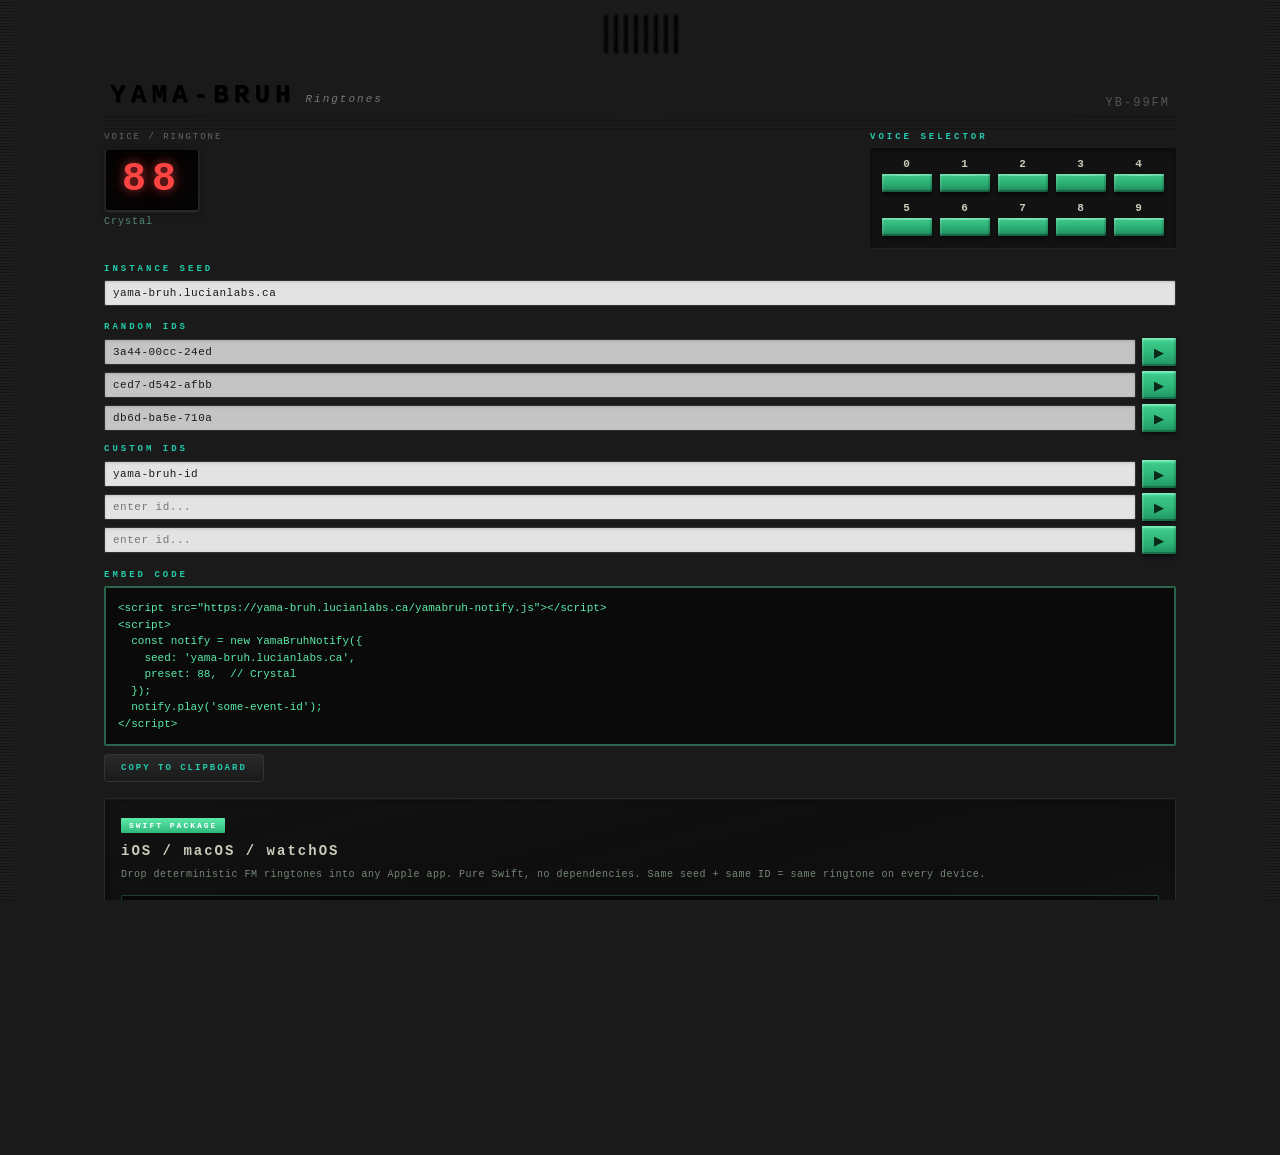
<file: www/ringtones.html>
<!DOCTYPE html>
<html lang="en">
<head>
  <meta charset="UTF-8">
  <meta name="viewport" content="width=device-width, initial-scale=1.0">
  <title>YAMA-BRUH — Ringtones</title>
  <link rel="icon" type="image/svg+xml" href="favicon.svg">
  <link rel="stylesheet" href="style.css">
  <script async src="https://www.googletagmanager.com/gtag/js?id=G-HJPFEY11D7"></script>
  <script>window.dataLayer=window.dataLayer||[];function gtag(){dataLayer.push(arguments)}gtag('js',new Date());gtag('config','G-HJPFEY11D7')</script>
  <script>if(!location.hash) history.replaceState(null,'',location.pathname+'#ringtones')</script>
</head>
<body>
  <!-- GLSL background canvas -->
  <canvas id="bg-canvas"></canvas>

  <div id="app">
    <!-- Air vents -->
    <div class="air-vents">
      <div class="vent-slat"></div>
      <div class="vent-slat"></div>
      <div class="vent-slat"></div>
      <div class="vent-slat"></div>
      <div class="vent-slat"></div>
      <div class="vent-slat"></div>
      <div class="vent-slat"></div>
      <div class="vent-slat"></div>
    </div>

    <!-- Header plate -->
    <div class="plate-header">
      <div class="brand-group">
        <a href="index.html#synth" class="brand" style="text-decoration:none;color:inherit;">YAMA-BRUH</a>
        <div class="brand-sub">Ringtones</div>
      </div>
      <div class="model-text">YB-99FM</div>
    </div>

    <!-- Horizontal case grooves -->
    <div class="case-grooves"></div>

    <!-- Controls: Display + Voice Selector -->
    <div class="controls-row">
      <div class="display-unit">
        <div class="display-label">VOICE / RINGTONE</div>
        <div class="seg-housing">
          <div class="seg-digits" id="seg-digits">88</div>
        </div>
        <div class="display-status" id="lcd-info">Telephone</div>
      </div>

      <div class="voice-selector">
        <div class="panel-label">VOICE SELECTOR</div>
        <div class="selector-grid" id="selector-grid">
          <div class="sel-row">
            <div class="sel-cell"><span class="sel-label">0</span><button class="sel-btn" data-num="0"></button></div>
            <div class="sel-cell"><span class="sel-label">1</span><button class="sel-btn" data-num="1"></button></div>
            <div class="sel-cell"><span class="sel-label">2</span><button class="sel-btn" data-num="2"></button></div>
            <div class="sel-cell"><span class="sel-label">3</span><button class="sel-btn" data-num="3"></button></div>
            <div class="sel-cell"><span class="sel-label">4</span><button class="sel-btn" data-num="4"></button></div>
          </div>
          <div class="sel-row">
            <div class="sel-cell"><span class="sel-label">5</span><button class="sel-btn" data-num="5"></button></div>
            <div class="sel-cell"><span class="sel-label">6</span><button class="sel-btn" data-num="6"></button></div>
            <div class="sel-cell"><span class="sel-label">7</span><button class="sel-btn" data-num="7"></button></div>
            <div class="sel-cell"><span class="sel-label">8</span><button class="sel-btn" data-num="8"></button></div>
            <div class="sel-cell"><span class="sel-label">9</span><button class="sel-btn" data-num="9"></button></div>
          </div>
        </div>
      </div>
    </div>

    <!-- Seed Config -->
    <div class="id-section">
      <div class="panel-label">INSTANCE SEED</div>
      <div class="id-row">
        <input class="id-field" type="text" id="seed-input" value="yama-bruh.lucianlabs.ca">
      </div>
    </div>

    <!-- Ringtone IDs -->
    <div class="id-section">
      <div class="panel-label">RANDOM IDs</div>
      <div id="random-ids" class="id-list"></div>
      <div class="panel-label">CUSTOM IDs</div>
      <div id="custom-ids" class="id-list"></div>
    </div>

    <!-- Code Snippet -->
    <div class="id-section">
      <div class="panel-label">EMBED CODE</div>
      <pre id="code-snippet" style="background:rgba(0,0,0,0.6);border:2px solid rgba(90,234,170,0.4);border-radius:2px;padding:12px;font-family:'Courier New',monospace;font-size:11px;color:#5aeaaa;white-space:pre-wrap;word-break:break-all;line-height:1.5;"></pre>
      <button class="tweak-reset" id="copy-btn" style="margin-top:8px;">COPY TO CLIPBOARD</button>
    </div>

    <!-- Swift CTA -->
    <div class="cta-section">
      <div class="cta-badge">SWIFT PACKAGE</div>
      <div class="cta-title">iOS / macOS / watchOS</div>
      <div class="cta-body">
        Drop deterministic FM ringtones into any Apple app. Pure Swift, no dependencies.
        Same seed + same ID = same ringtone on every device.
      </div>
      <pre class="cta-code">import YamaBruh

let wav = Ringtone.generate(
  from: "task-abc-123",
  appIdentifier: "ca.lucianlabs.myapp"
)
try wav.write(to: soundURL)</pre>
      <a href="https://github.com/ELI7VH/yama-bruh" class="cta-link" target="_blank" rel="noopener">VIEW ON GITHUB &rarr;</a>
    </div>

    <!-- Footer -->
    <footer class="site-footer">
      <a href="https://lucianlabs.ca" class="footer-link" target="_blank" rel="noopener">lucianlabs.ca</a>
      <a href="index.html#synth" class="footer-link">SYNTH</a>
      <a href="ymwave.html#ymwave" class="footer-link">YMWAVE</a>
      <a href="simplym.html#simplym" class="footer-link">SIMPLYM</a>
      <a href="https://lucianlabs.ca/blog/yama-bruh.html" class="footer-link" target="_blank" rel="noopener">BLOG</a>
    </footer>
  </div>

  <script src="yamabruh-notify.js"></script>
  <script>
    const savedRingtonePreset = parseInt(localStorage.getItem('yamabruh_ringtone_preset') || '88');
    const yb = new YamaBruhNotify({ seed: 'yama-bruh.lucianlabs.ca', preset: savedRingtonePreset });
    const NAMES = YamaBruhNotify.PRESET_NAMES;

    const lcdInfo = document.getElementById('lcd-info');
    const segDigits = document.getElementById('seg-digits');
    const randomContainer = document.getElementById('random-ids');
    const customContainer = document.getElementById('custom-ids');

    // Preset selection
    let currentPreset = savedRingtonePreset;

    function updateDisplay() {
      segDigits.textContent = String(currentPreset).padStart(2, '0');
      yb.preset = currentPreset;
    }

    function selectPreset(num) {
      currentPreset = Math.max(0, Math.min(98, num));
      updateDisplay();
      lcdInfo.textContent = NAMES[currentPreset] || 'Preset ' + currentPreset;
      localStorage.setItem('yamabruh_ringtone_preset', currentPreset);
    }

    function enterDigit(d) {
      // Shift left: current ones digit becomes tens, new digit becomes ones
      const oldOnes = currentPreset % 10;
      const newPreset = (oldOnes * 10) + parseInt(d);
      selectPreset(newPreset);
    }

    // Seed input
    const seedInput = document.getElementById('seed-input');
    const codeSnippet = document.getElementById('code-snippet');
    const copyBtn = document.getElementById('copy-btn');

    let lastPlayedId = 'some-event-id';

    function updateSnippet() {
      const s = seedInput.value || 'my-app';
      const p = currentPreset;
      codeSnippet.textContent =
`<script src="https://yama-bruh.lucianlabs.ca/yamabruh-notify.js"><\/script>
<script>
  const notify = new YamaBruhNotify({
    seed: '${s}',
    preset: ${p},  // ${NAMES[p] || 'Preset ' + p}
  });
  notify.play(${lastPlayedId ? "'" + lastPlayedId + "'" : ''});
<\/script>`;
    }

    seedInput.addEventListener('input', () => {
      yb.seed = seedInput.value;
      updateSnippet();
    });

    // Update snippet when preset changes too
    const _origSelectPreset = selectPreset;
    selectPreset = function(num) {
      _origSelectPreset(num);
      updateSnippet();
    };

    // Init display from saved preset
    selectPreset(currentPreset);
    updateSnippet();

    copyBtn.addEventListener('click', () => {
      navigator.clipboard.writeText(codeSnippet.textContent).then(() => {
        lcdInfo.textContent = 'COPIED!';
        setTimeout(() => { lcdInfo.textContent = ''; }, 1500);
      });
    });

    // Voice selector buttons
    document.querySelectorAll('.sel-btn[data-num]').forEach(btn => {
      btn.addEventListener('pointerdown', () => enterDigit(btn.dataset.num));
    });

    // Keyboard: number keys + arrows
    document.addEventListener('keydown', e => {
      if (e.target.tagName === 'INPUT') return;
      if (e.key >= '0' && e.key <= '9' && !e.ctrlKey && !e.altKey) {
        e.preventDefault();
        enterDigit(e.key);
      } else if (e.key === 'ArrowUp') {
        e.preventDefault();
        selectPreset(currentPreset + 1);
      } else if (e.key === 'ArrowDown') {
        e.preventDefault();
        selectPreset(currentPreset - 1);
      }
    });

    // Generate random IDs
    function generateId() {
      const chars = 'abcdef0123456789';
      let id = '';
      for (let i = 0; i < 12; i++) {
        id += chars[Math.floor(Math.random() * chars.length)];
        if (i === 3 || i === 7) id += '-';
      }
      return id;
    }

    const randomIds = Array.from({ length: 3 }, generateId);
    const savedCustom = JSON.parse(localStorage.getItem('yamabruh_custom_ids') || '["yama-bruh-id","",""]');
    let activeBtn = null;

    // Build random ID rows
    randomIds.forEach((id, i) => {
      const row = document.createElement('div');
      row.className = 'id-row';
      row.innerHTML = `
        <input class="id-field" type="text" value="${id}" readonly>
        <button class="play-btn" data-rid="${i}">&#9654;</button>
      `;
      randomContainer.appendChild(row);
    });

    // Build custom ID rows
    for (let i = 0; i < 3; i++) {
      const row = document.createElement('div');
      row.className = 'id-row';
      row.innerHTML = `
        <input class="id-field custom-input" type="text" value="${savedCustom[i] || ''}" placeholder="enter id..." data-ci="${i}">
        <button class="play-btn" data-cid="${i}">&#9654;</button>
      `;
      customContainer.appendChild(row);
    }

    // Save custom IDs on input
    document.querySelectorAll('.custom-input').forEach(input => {
      input.addEventListener('input', () => {
        savedCustom[parseInt(input.dataset.ci)] = input.value;
        localStorage.setItem('yamabruh_custom_ids', JSON.stringify(savedCustom));
      });
    });

    // Play buttons
    document.addEventListener('click', e => {
      const btn = e.target.closest('.play-btn');
      if (!btn) return;

      let idStr = '';
      if (btn.dataset.rid !== undefined) {
        idStr = randomIds[parseInt(btn.dataset.rid)];
      } else if (btn.dataset.cid !== undefined) {
        idStr = savedCustom[parseInt(btn.dataset.cid)] || '';
      }
      const isRandom = !idStr;

      // Stop previous
      if (activeBtn) {
        activeBtn.classList.remove('playing');
        yb.stop();
      }

      btn.classList.add('playing');
      activeBtn = btn;
      if (isRandom) {
        lastPlayedId = null;
        lcdInfo.textContent = 'PLAYING: random';
      } else {
        lastPlayedId = idStr;
        lcdInfo.textContent = 'PLAYING: ' + idStr.substring(0, 16);
      }
      updateSnippet();

      yb.play(isRandom ? undefined : idStr, {
        onDone: () => {
          btn.classList.remove('playing');
          if (activeBtn === btn) activeBtn = null;
          lcdInfo.textContent = '';
        }
      });
    });
  </script>
  <script src="https://lucianlabs.ca/choppa-badge.js"></script>
</body>
</html>
</file>
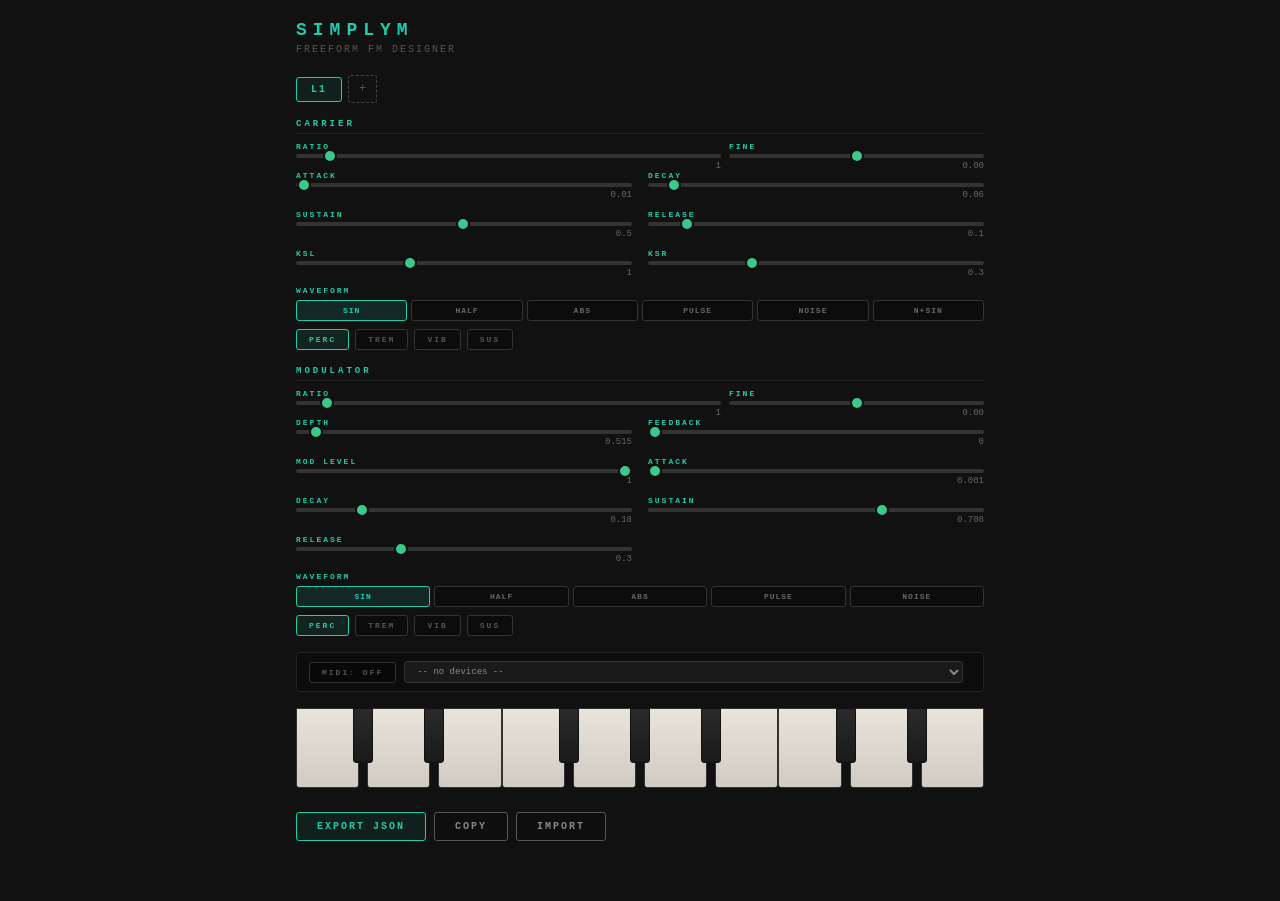
<file: www/simplym.html>
<!DOCTYPE html>
<html lang="en">
<head>
  <meta charset="UTF-8">
  <meta name="viewport" content="width=device-width, initial-scale=1.0">
  <title>SIMPLYM — Freeform FM Designer</title>
  <link rel="icon" type="image/svg+xml" href="favicon.svg">
  <script async src="https://www.googletagmanager.com/gtag/js?id=G-HJPFEY11D7"></script>
  <script>window.dataLayer=window.dataLayer||[];function gtag(){dataLayer.push(arguments)}gtag('js',new Date());gtag('config','G-HJPFEY11D7')</script>
  <script>if(!location.hash) history.replaceState(null,'',location.pathname+'#simplym')</script>
  <style>
*, *::before, *::after { box-sizing: border-box; margin: 0; padding: 0; }
html, body { height: 100%; font-family: 'Courier New', monospace; background: #111; color: #ccc; }

#app {
  max-width: 720px;
  margin: 0 auto;
  padding: 20px 16px 60px;
}

h1 {
  font-size: 18px;
  letter-spacing: 6px;
  color: #22ccaa;
  margin-bottom: 4px;
}
.subtitle {
  font-size: 10px;
  color: #555;
  letter-spacing: 2px;
  margin-bottom: 20px;
}

/* ── Layer tabs ── */
.layer-bar {
  display: flex;
  gap: 6px;
  margin-bottom: 16px;
  align-items: center;
}
.layer-tab {
  padding: 6px 14px;
  border: 1px solid #333;
  border-radius: 3px;
  background: rgba(0,0,0,0.3);
  color: #888;
  font-family: inherit;
  font-size: 10px;
  font-weight: bold;
  letter-spacing: 2px;
  cursor: pointer;
  transition: all 0.15s;
}
.layer-tab.active {
  color: #22ccaa;
  border-color: #22ccaa;
  background: rgba(34,204,170,0.08);
}
.layer-tab.muted { opacity: 0.35; }
.layer-add {
  padding: 6px 10px;
  border: 1px dashed #444;
  border-radius: 3px;
  background: none;
  color: #555;
  font-family: inherit;
  font-size: 12px;
  cursor: pointer;
}
.layer-add:hover { color: #22ccaa; border-color: #22ccaa; }
.layer-remove {
  padding: 6px 10px;
  border: 1px solid #442222;
  border-radius: 3px;
  background: rgba(80,20,20,0.2);
  color: #884444;
  font-family: inherit;
  font-size: 9px;
  letter-spacing: 1px;
  cursor: pointer;
}
.layer-remove:hover { color: #cc4444; border-color: #cc4444; }

/* ── Section headers ── */
.section-title {
  font-size: 9px;
  letter-spacing: 3px;
  color: #22ccaa;
  font-weight: bold;
  margin: 16px 0 8px;
  border-bottom: 1px solid #222;
  padding-bottom: 4px;
}

/* ── Param grid ── */
.param-grid {
  display: grid;
  grid-template-columns: 1fr 1fr;
  gap: 10px 16px;
  margin-bottom: 8px;
}
.param {
  display: flex;
  flex-direction: column;
  gap: 3px;
}
.param label {
  font-size: 8px;
  letter-spacing: 2px;
  color: #22ccaa;
  font-weight: bold;
}
.param input[type="range"] {
  width: 100%;
  height: 4px;
  -webkit-appearance: none;
  appearance: none;
  background: #333;
  border-radius: 2px;
  outline: none;
  cursor: pointer;
}
.param input[type="range"]::-webkit-slider-thumb {
  -webkit-appearance: none;
  width: 14px; height: 14px;
  border-radius: 50%;
  background: #3cc88a;
  border: 2px solid #111;
  cursor: pointer;
}
.param input[type="range"]::-moz-range-thumb {
  width: 14px; height: 14px;
  border-radius: 50%;
  background: #3cc88a;
  border: 2px solid #111;
  cursor: pointer;
}
.param .val {
  font-size: 9px;
  color: #666;
  text-align: right;
}

/* ── Ratio row (step slider + fine offset) ── */
.ratio-row {
  display: flex;
  gap: 8px;
  align-items: flex-end;
}
.ratio-row .param { flex: 1; }
.ratio-row .param:last-child { flex: 0.6; }

/* ── Wave selector (multi-button) ── */
.wave-select {
  display: flex;
  gap: 4px;
  margin-top: 2px;
}
.wave-btn {
  flex: 1;
  padding: 5px 2px;
  border: 1px solid #333;
  border-radius: 3px;
  background: rgba(0,0,0,0.3);
  color: #666;
  font-family: inherit;
  font-size: 8px;
  font-weight: bold;
  letter-spacing: 1px;
  cursor: pointer;
  text-align: center;
  transition: all 0.1s;
}
.wave-btn.active {
  color: #22ccaa;
  border-color: #22ccaa;
  background: rgba(34,204,170,0.12);
}
.wave-btn:hover { border-color: #555; }

/* ── Toggle buttons ── */
.toggle-row {
  display: flex;
  gap: 6px;
  margin: 8px 0;
}
.toggle-btn {
  padding: 5px 12px;
  border: 1px solid #333;
  border-radius: 3px;
  background: rgba(0,0,0,0.3);
  color: #555;
  font-family: inherit;
  font-size: 8px;
  font-weight: bold;
  letter-spacing: 2px;
  cursor: pointer;
  transition: all 0.1s;
}
.toggle-btn.active {
  color: #22ccaa;
  border-color: #22ccaa;
  background: rgba(34,204,170,0.1);
}

/* ── Export section ── */
.export-bar {
  display: flex;
  gap: 8px;
  margin-top: 24px;
}
.export-btn {
  padding: 8px 20px;
  border: 1px solid #22ccaa;
  border-radius: 3px;
  background: rgba(34,204,170,0.08);
  color: #22ccaa;
  font-family: inherit;
  font-size: 10px;
  font-weight: bold;
  letter-spacing: 2px;
  cursor: pointer;
}
.export-btn:hover { background: rgba(34,204,170,0.15); }
.export-btn.secondary { border-color: #555; color: #888; background: rgba(0,0,0,0.2); }
.export-btn.secondary:hover { border-color: #888; }
#export-output {
  margin-top: 12px;
  padding: 12px;
  background: rgba(0,0,0,0.4);
  border: 1px solid #222;
  border-radius: 3px;
  font-size: 10px;
  color: #3cc88a;
  white-space: pre-wrap;
  word-break: break-all;
  display: none;
  max-height: 300px;
  overflow-y: auto;
}

/* ── Keyboard ── */
.keyboard {
  display: flex;
  height: 80px;
  margin-top: 16px;
  position: relative;
  user-select: none;
}
.key {
  flex: 1;
  border: 1px solid #333;
  border-radius: 0 0 3px 3px;
  background: linear-gradient(180deg, #e8e4dc, #d0ccc4);
  cursor: pointer;
  position: relative;
}
.key:active, .key.pressed { background: linear-gradient(180deg, #c0bbb3, #a8a49c); }
.key.black {
  background: linear-gradient(180deg, #2a2a2a, #1a1a1a);
  height: 55px;
  margin: 0 -6px;
  z-index: 2;
  flex: 0 0 20px;
  border-color: #111;
}
.key.black:active, .key.black.pressed { background: linear-gradient(180deg, #333, #222); }

/* ── Mute toggle on layer tab ── */
.mute-indicator { font-size: 7px; margin-left: 4px; opacity: 0.6; }

/* ── MIDI bar ── */
.midi-bar {
  display: flex;
  gap: 8px;
  align-items: center;
  margin: 16px 0 8px;
  padding: 8px 12px;
  background: rgba(0,0,0,0.3);
  border: 1px solid #222;
  border-radius: 3px;
}
.midi-bar select {
  flex: 1;
  padding: 4px 8px;
  background: #1a1a1a;
  border: 1px solid #333;
  border-radius: 3px;
  color: #888;
  font-family: inherit;
  font-size: 9px;
}
.midi-status {
  font-size: 9px;
  color: #555;
  letter-spacing: 1px;
}

@media (max-width: 500px) {
  .param-grid { grid-template-columns: 1fr; }
}
  </style>
</head>
<body>
<div id="app">
  <h1>SIMPLYM</h1>
  <div class="subtitle">FREEFORM FM DESIGNER</div>

  <!-- Layer tabs -->
  <div class="layer-bar" id="layer-bar">
    <button class="layer-tab active" data-layer="0">LAYER 1</button>
    <button class="layer-add" id="add-layer">+</button>
    <button class="layer-remove" id="remove-layer">DEL</button>
  </div>

  <!-- Editor (populated by JS) -->
  <div id="editor"></div>

  <!-- MIDI -->
  <div class="midi-bar" id="midi-bar">
    <button class="toggle-btn" id="midi-toggle">MIDI: OFF</button>
    <select id="midi-device"><option>-- no devices --</option></select>
    <span class="midi-status" id="midi-status"></span>
  </div>

  <!-- Mini keyboard -->
  <div class="keyboard" id="keyboard"></div>

  <!-- Export -->
  <div class="export-bar">
    <button class="export-btn" id="btn-export">EXPORT JSON</button>
    <button class="export-btn secondary" id="btn-copy">COPY</button>
    <button class="export-btn secondary" id="btn-import">IMPORT</button>
  </div>
  <pre id="export-output"></pre>
</div>

<script src="yamabruh-notify.js"></script>
<script src="synth.js"></script>
<script>
(async function() {

  // ── Layer state ──
  const MAX_LAYERS = 8;
  let layers = [defaultLayer()];
  let activeLayer = 0;

  function defaultLayer() {
    return {
      name: 'LAYER 1',
      muted: false,
      carrier: { ratio: 1, ratioFine: 0, attack: 0.01, decay: 0.06, sustain: 0.5, release: 0.1, wave: 0, egType: 1, tremolo: false, vibrato: false, sustained: false, ksl: 1, ksr: 0.3 },
      modulator: { ratio: 1, ratioFine: 0, attack: 0.001, decay: 0.18, sustain: 0.708, release: 0.3, wave: 0, egType: 1, tremolo: false, vibrato: false, sustained: false },
      modDepth: 0.515,
      feedback: 0,
      modLevel: 1,
    };
  }

  // ── Convert layer to 21-param array ──
  function layerToParams(l) {
    const c = l.carrier, m = l.modulator;
    return [
      c.ratio + c.ratioFine,
      m.ratio + m.ratioFine,
      l.modDepth,
      c.attack, c.decay, c.sustain, c.release,
      l.feedback,
      c.wave, m.wave,
      c.tremolo ? 0.5 : 0,
      c.vibrato ? 0.5 : 0,
      c.ksr,
      c.ksl,
      l.modLevel,
      c.egType,
      m.attack, m.decay, m.sustain, m.release,
      m.egType,
    ];
  }

  // ── Synth init ──
  const synth = new YamaBruhSynth();
  await synth.init();
  window.synth = synth;

  // ── Wave labels ──
  const CARRIER_WAVES = ['SIN', 'HALF', 'ABS', 'PULSE', 'NOISE', 'N+SIN'];
  const MOD_WAVES = ['SIN', 'HALF', 'ABS', 'PULSE', 'NOISE'];

  // ── Build editor UI ──
  const editorEl = document.getElementById('editor');

  function buildEditor() {
    const l = layers[activeLayer];
    const c = l.carrier, m = l.modulator;

    editorEl.innerHTML = `
      <div class="section-title">CARRIER</div>
      <div class="ratio-row">
        <div class="param">
          <label>RATIO</label>
          <input type="range" min="0.5" max="8" step="0.5" value="${c.ratio}" data-path="carrier.ratio">
          <span class="val">${c.ratio}</span>
        </div>
        <div class="param">
          <label>FINE</label>
          <input type="range" min="-0.5" max="0.5" step="0.01" value="${c.ratioFine}" data-path="carrier.ratioFine">
          <span class="val">${c.ratioFine.toFixed(2)}</span>
        </div>
      </div>
      <div class="param-grid">
        <div class="param">
          <label>ATTACK</label>
          <input type="range" min="0.001" max="3" step="0.001" value="${c.attack}" data-path="carrier.attack">
          <span class="val">${c.attack}</span>
        </div>
        <div class="param">
          <label>DECAY</label>
          <input type="range" min="0.00005" max="0.99" step="0.00005" value="${c.decay}" data-path="carrier.decay">
          <span class="val">${c.decay}</span>
        </div>
        <div class="param">
          <label>SUSTAIN</label>
          <input type="range" min="0.006" max="1" step="0.001" value="${c.sustain}" data-path="carrier.sustain">
          <span class="val">${c.sustain}</span>
        </div>
        <div class="param">
          <label>RELEASE</label>
          <input type="range" min="0.0015" max="0.99" step="0.0005" value="${c.release}" data-path="carrier.release">
          <span class="val">${c.release}</span>
        </div>
        <div class="param">
          <label>KSL</label>
          <input type="range" min="0" max="3" step="0.5" value="${c.ksl}" data-path="carrier.ksl">
          <span class="val">${c.ksl}</span>
        </div>
        <div class="param">
          <label>KSR</label>
          <input type="range" min="0" max="1" step="0.1" value="${c.ksr}" data-path="carrier.ksr">
          <span class="val">${c.ksr}</span>
        </div>
      </div>
      <div class="param">
        <label>WAVEFORM</label>
        <div class="wave-select" data-path="carrier.wave">
          ${CARRIER_WAVES.map((w, i) => `<button class="wave-btn${c.wave === i ? ' active' : ''}" data-val="${i}">${w}</button>`).join('')}
        </div>
      </div>
      <div class="toggle-row">
        <button class="toggle-btn${c.egType ? ' active' : ''}" data-toggle="carrier.egType">PERC</button>
        <button class="toggle-btn${c.tremolo ? ' active' : ''}" data-toggle="carrier.tremolo">TREM</button>
        <button class="toggle-btn${c.vibrato ? ' active' : ''}" data-toggle="carrier.vibrato">VIB</button>
        <button class="toggle-btn${c.sustained ? ' active' : ''}" data-toggle="carrier.sustained">SUS</button>
      </div>

      <div class="section-title">MODULATOR</div>
      <div class="ratio-row">
        <div class="param">
          <label>RATIO</label>
          <input type="range" min="0.5" max="9" step="0.5" value="${m.ratio}" data-path="modulator.ratio">
          <span class="val">${m.ratio}</span>
        </div>
        <div class="param">
          <label>FINE</label>
          <input type="range" min="-0.5" max="0.5" step="0.01" value="${m.ratioFine}" data-path="modulator.ratioFine">
          <span class="val">${m.ratioFine.toFixed(2)}</span>
        </div>
      </div>
      <div class="param-grid">
        <div class="param">
          <label>DEPTH</label>
          <input type="range" min="0" max="12.566" step="0.001" value="${l.modDepth}" data-path="modDepth">
          <span class="val">${l.modDepth}</span>
        </div>
        <div class="param">
          <label>FEEDBACK</label>
          <input type="range" min="0" max="12.566" step="0.001" value="${l.feedback}" data-path="feedback">
          <span class="val">${l.feedback}</span>
        </div>
        <div class="param">
          <label>MOD LEVEL</label>
          <input type="range" min="0" max="1" step="0.01" value="${l.modLevel}" data-path="modLevel">
          <span class="val">${l.modLevel}</span>
        </div>
        <div class="param">
          <label>ATTACK</label>
          <input type="range" min="0.001" max="5" step="0.001" value="${m.attack}" data-path="modulator.attack">
          <span class="val">${m.attack}</span>
        </div>
        <div class="param">
          <label>DECAY</label>
          <input type="range" min="0.00005" max="0.99" step="0.00005" value="${m.decay}" data-path="modulator.decay">
          <span class="val">${m.decay}</span>
        </div>
        <div class="param">
          <label>SUSTAIN</label>
          <input type="range" min="0.006" max="1" step="0.001" value="${m.sustain}" data-path="modulator.sustain">
          <span class="val">${m.sustain}</span>
        </div>
        <div class="param">
          <label>RELEASE</label>
          <input type="range" min="0.00005" max="0.99" step="0.0005" value="${m.release}" data-path="modulator.release">
          <span class="val">${m.release}</span>
        </div>
      </div>
      <div class="param">
        <label>WAVEFORM</label>
        <div class="wave-select" data-path="modulator.wave">
          ${MOD_WAVES.map((w, i) => `<button class="wave-btn${m.wave === i ? ' active' : ''}" data-val="${i}">${w}</button>`).join('')}
        </div>
      </div>
      <div class="toggle-row">
        <button class="toggle-btn${m.egType ? ' active' : ''}" data-toggle="modulator.egType">PERC</button>
        <button class="toggle-btn${m.tremolo ? ' active' : ''}" data-toggle="modulator.tremolo">TREM</button>
        <button class="toggle-btn${m.vibrato ? ' active' : ''}" data-toggle="modulator.vibrato">VIB</button>
        <button class="toggle-btn${m.sustained ? ' active' : ''}" data-toggle="modulator.sustained">SUS</button>
      </div>
    `;

    // Bind sliders
    editorEl.querySelectorAll('input[type="range"]').forEach(s => {
      s.addEventListener('input', () => {
        const path = s.dataset.path;
        const val = parseFloat(s.value);
        setPath(layers[activeLayer], path, val);
        s.nextElementSibling.textContent = val < 0.01 && val > 0 ? val.toFixed(5) : val < 1 ? val.toFixed(3) : val;
        sendPreset();
      });
    });

    // Bind wave selectors
    editorEl.querySelectorAll('.wave-select').forEach(ws => {
      ws.querySelectorAll('.wave-btn').forEach(btn => {
        btn.addEventListener('click', () => {
          ws.querySelectorAll('.wave-btn').forEach(b => b.classList.remove('active'));
          btn.classList.add('active');
          setPath(layers[activeLayer], ws.dataset.path, parseInt(btn.dataset.val));
          sendPreset();
        });
      });
    });

    // Bind toggles
    editorEl.querySelectorAll('.toggle-btn').forEach(btn => {
      btn.addEventListener('click', () => {
        const path = btn.dataset.toggle;
        const cur = getPath(layers[activeLayer], path);
        const next = typeof cur === 'boolean' ? !cur : (cur ? 0 : 1);
        setPath(layers[activeLayer], path, next);
        btn.classList.toggle('active');
        sendPreset();
      });
    });
  }

  function setPath(obj, path, val) {
    const parts = path.split('.');
    let o = obj;
    for (let i = 0; i < parts.length - 1; i++) o = o[parts[i]];
    o[parts[parts.length - 1]] = val;
  }

  function getPath(obj, path) {
    const parts = path.split('.');
    let o = obj;
    for (const p of parts) o = o[p];
    return o;
  }

  function sendPreset() {
    // Send all non-muted layers as preset to worklet
    // For now, just send active layer (multi-layer mixing happens at note level)
    if (synth.workletNode) {
      const params = layerToParams(layers[activeLayer]);
      synth.workletNode.port.postMessage({ type: 'preset', params });
    }
  }

  // ── Layer tabs ──
  function renderLayerTabs() {
    const bar = document.getElementById('layer-bar');
    const addBtn = document.getElementById('add-layer');
    const removeBtn = document.getElementById('remove-layer');
    // Remove existing tabs
    bar.querySelectorAll('.layer-tab').forEach(t => t.remove());
    // Add tabs before the + button
    layers.forEach((l, i) => {
      const tab = document.createElement('button');
      tab.className = 'layer-tab' + (i === activeLayer ? ' active' : '') + (l.muted ? ' muted' : '');
      tab.dataset.layer = i;
      tab.innerHTML = 'L' + (i + 1) + (l.muted ? '<span class="mute-indicator">M</span>' : '');
      tab.addEventListener('click', (e) => {
        if (e.shiftKey) {
          l.muted = !l.muted;
          renderLayerTabs();
          return;
        }
        activeLayer = i;
        renderLayerTabs();
        buildEditor();
      });
      bar.insertBefore(tab, addBtn);
    });
    addBtn.style.display = layers.length >= MAX_LAYERS ? 'none' : '';
    removeBtn.style.display = layers.length <= 1 ? 'none' : '';
  }

  document.getElementById('add-layer').addEventListener('click', () => {
    if (layers.length >= MAX_LAYERS) return;
    const l = defaultLayer();
    l.name = 'LAYER ' + (layers.length + 1);
    layers.push(l);
    activeLayer = layers.length - 1;
    renderLayerTabs();
    buildEditor();
  });

  document.getElementById('remove-layer').addEventListener('click', () => {
    if (layers.length <= 1) return;
    layers.splice(activeLayer, 1);
    if (activeLayer >= layers.length) activeLayer = layers.length - 1;
    renderLayerTabs();
    buildEditor();
  });

  // ── Keyboard ──
  const kbEl = document.getElementById('keyboard');
  const notes = [
    { note: 60, black: false }, { note: 61, black: true },
    { note: 62, black: false }, { note: 63, black: true },
    { note: 64, black: false },
    { note: 65, black: false }, { note: 66, black: true },
    { note: 67, black: false }, { note: 68, black: true },
    { note: 69, black: false }, { note: 70, black: true },
    { note: 71, black: false },
    { note: 72, black: false }, { note: 73, black: true },
    { note: 74, black: false }, { note: 75, black: true },
    { note: 76, black: false },
  ];
  const activeNotes = new Set();

  notes.forEach(n => {
    const key = document.createElement('div');
    key.className = 'key' + (n.black ? ' black' : '');
    key.addEventListener('pointerdown', (e) => {
      e.preventDefault();
      key.classList.add('pressed');
      playNote(n.note);
    });
    key.addEventListener('pointerup', () => {
      key.classList.remove('pressed');
      stopNote(n.note);
    });
    key.addEventListener('pointerleave', () => {
      key.classList.remove('pressed');
      stopNote(n.note);
    });
    kbEl.appendChild(key);
  });

  function playNote(note) {
    if (activeNotes.has(note)) return;
    activeNotes.add(note);
    const freq = 440 * Math.pow(2, (note - 69) / 12);
    // Play all non-muted layers
    layers.forEach((l, i) => {
      if (l.muted) return;
      const params = layerToParams(l);
      synth.workletNode.port.postMessage({
        type: 'noteOn',
        note: note + i * 1000, // unique note ID per layer
        freq,
        velocity: 0.8,
        preset: params,
      });
    });
  }

  function stopNote(note) {
    if (!activeNotes.has(note)) return;
    activeNotes.delete(note);
    layers.forEach((l, i) => {
      if (l.muted) return;
      synth.workletNode.port.postMessage({
        type: 'noteOff',
        note: note + i * 1000,
      });
    });
  }

  // Computer keyboard support
  const keyMap = { 'a':60,'w':61,'s':62,'e':63,'d':64,'f':65,'t':66,'g':67,'y':68,'h':69,'u':70,'j':71,'k':72,'o':73,'l':74,'p':75 };
  const heldKeys = new Set();
  document.addEventListener('keydown', e => {
    if (e.repeat || e.target.tagName === 'INPUT') return;
    const note = keyMap[e.key.toLowerCase()];
    if (note !== undefined && !heldKeys.has(e.key)) {
      heldKeys.add(e.key);
      playNote(note);
    }
  });
  document.addEventListener('keyup', e => {
    const note = keyMap[e.key.toLowerCase()];
    if (note !== undefined) {
      heldKeys.delete(e.key);
      stopNote(note);
    }
  });

  // ── Export ──
  function exportJSON() {
    const out = {
      version: 1,
      layers: layers.map((l, i) => ({
        name: 'Layer ' + (i + 1),
        muted: l.muted,
        carrier: { ...l.carrier },
        modulator: { ...l.modulator },
        modDepth: l.modDepth,
        feedback: l.feedback,
        modLevel: l.modLevel,
        // Also include the 21-param array for direct use
        params: layerToParams(l),
      })),
    };
    return JSON.stringify(out, null, 2);
  }

  const exportOutput = document.getElementById('export-output');

  document.getElementById('btn-export').addEventListener('click', () => {
    const json = exportJSON();
    exportOutput.textContent = json;
    exportOutput.style.display = 'block';
  });

  document.getElementById('btn-copy').addEventListener('click', () => {
    const json = exportJSON();
    navigator.clipboard.writeText(json).then(() => {
      const btn = document.getElementById('btn-copy');
      btn.textContent = 'COPIED';
      setTimeout(() => btn.textContent = 'COPY', 1500);
    });
  });

  document.getElementById('btn-import').addEventListener('click', () => {
    const input = prompt('Paste YMWAVE JSON:');
    if (!input) return;
    try {
      const data = JSON.parse(input);
      if (data.layers && data.layers.length) {
        layers = data.layers.map(l => ({
          name: l.name || 'LAYER',
          muted: l.muted || false,
          carrier: { ratio: 1, ratioFine: 0, attack: 0.01, decay: 0.06, sustain: 0.5, release: 0.1, wave: 0, egType: 1, tremolo: false, vibrato: false, sustained: false, ksl: 1, ksr: 0.3, ...l.carrier },
          modulator: { ratio: 1, ratioFine: 0, attack: 0.001, decay: 0.18, sustain: 0.708, release: 0.3, wave: 0, egType: 1, tremolo: false, vibrato: false, sustained: false, ...l.modulator },
          modDepth: l.modDepth ?? 0.515,
          feedback: l.feedback ?? 0,
          modLevel: l.modLevel ?? 1,
        }));
        activeLayer = 0;
        renderLayerTabs();
        buildEditor();
        exportOutput.style.display = 'none';
      }
    } catch (e) {
      alert('Invalid JSON: ' + e.message);
    }
  });

  // ── MIDI ──
  let midiAccess = null;
  let midiConnected = false;
  const midiToggle = document.getElementById('midi-toggle');
  const midiDevice = document.getElementById('midi-device');
  const midiStatus = document.getElementById('midi-status');

  midiToggle.addEventListener('click', async () => {
    if (midiConnected) {
      // Disconnect
      if (midiAccess) {
        for (const input of midiAccess.inputs.values()) input.onmidimessage = null;
      }
      midiConnected = false;
      midiToggle.textContent = 'MIDI: OFF';
      midiToggle.classList.remove('active');
      midiStatus.textContent = '';
      return;
    }
    if (!navigator.requestMIDIAccess) {
      midiStatus.textContent = 'MIDI blocked (disable MetaMask)';
      return;
    }
    try {
      midiAccess = await navigator.requestMIDIAccess({ sysex: false });
      // Populate device list
      const inputs = [];
      for (const input of midiAccess.inputs.values()) inputs.push(input);
      midiDevice.innerHTML = '<option value="">All devices</option>';
      inputs.forEach(inp => {
        const opt = document.createElement('option');
        opt.value = inp.id;
        opt.textContent = inp.name;
        midiDevice.appendChild(opt);
      });
      // Bind all inputs
      for (const input of midiAccess.inputs.values()) {
        if (input.connection !== 'open') await input.open();
        input.onmidimessage = handleMIDI;
      }
      midiConnected = true;
      midiToggle.textContent = 'MIDI: ON';
      midiToggle.classList.add('active');
      midiStatus.textContent = inputs.length + ' device(s)';
    } catch (e) {
      midiStatus.textContent = e.message;
    }
  });

  midiDevice.addEventListener('change', () => {
    if (!midiAccess) return;
    for (const input of midiAccess.inputs.values()) input.onmidimessage = null;
    const selected = midiDevice.value;
    for (const input of midiAccess.inputs.values()) {
      if (!selected || input.id === selected) {
        input.onmidimessage = handleMIDI;
      }
    }
  });

  function handleMIDI(event) {
    const d = event.data;
    if (!d || d.length < 2) return;
    const cmd = d[0] & 0xf0;
    const note = d[1];
    const vel = d.length > 2 ? d[2] : 0;

    if (cmd === 0x90 && vel > 0) {
      playNote(note);
      midiStatus.textContent = 'N' + note + ' V' + vel;
    } else if (cmd === 0x80 || (cmd === 0x90 && vel === 0)) {
      stopNote(note);
    } else if (cmd === 0xE0) {
      // Pitch bend
      const bendVal = (vel << 7) | note;
      if (synth.workletNode) {
        synth.workletNode.port.postMessage({ type: 'pitchBend', value: bendVal });
      }
    }
  }

  // ── Init ──
  // Resume audio context on first interaction (Chrome autoplay policy)
  document.addEventListener('pointerdown', () => {
    if (synth.ctx && synth.ctx.state === 'suspended') synth.ctx.resume();
  }, { once: true });
  document.addEventListener('keydown', () => {
    if (synth.ctx && synth.ctx.state === 'suspended') synth.ctx.resume();
  }, { once: true });

  renderLayerTabs();
  buildEditor();
  sendPreset();

})();
</script>
<script src="https://lucianlabs.ca/choppa-badge.js"></script>
</body>
</html>
</file>
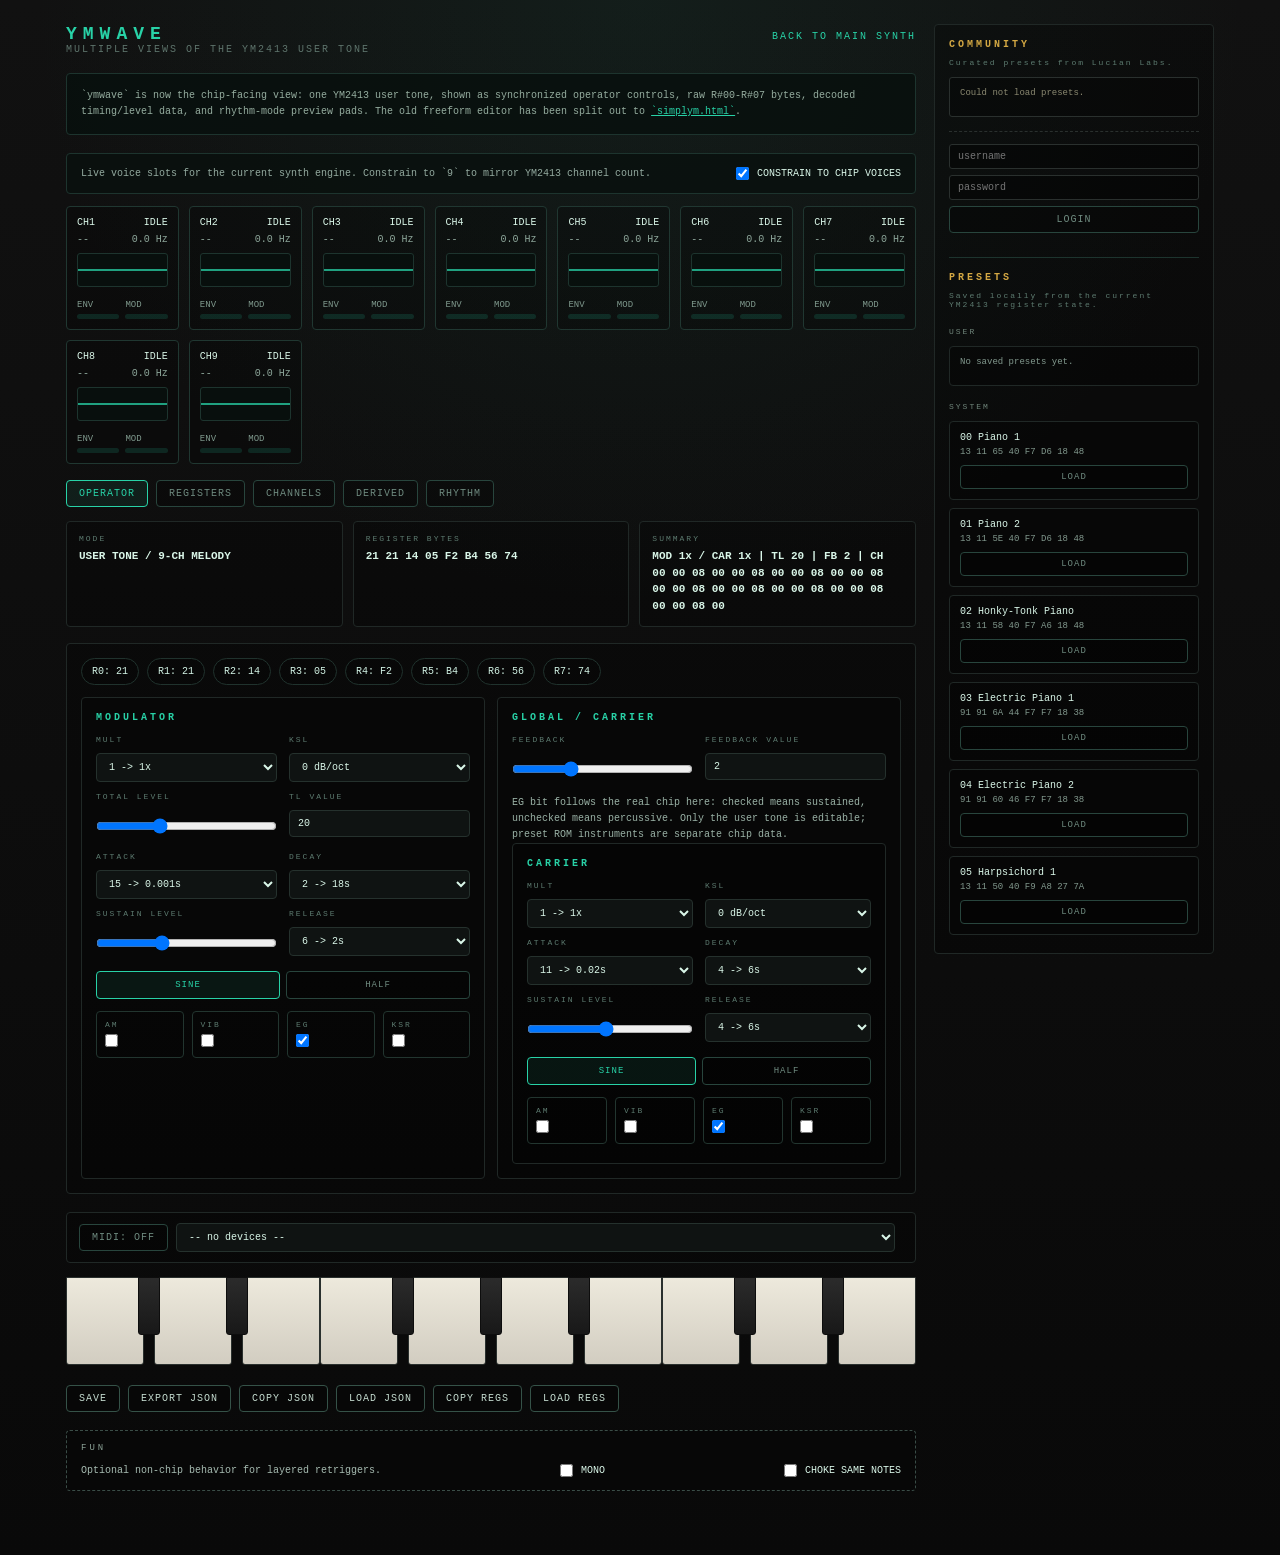
<file: www/ymwave.html>
<!DOCTYPE html>
<html lang="en">
<head>
  <meta charset="UTF-8">
  <meta name="viewport" content="width=device-width, initial-scale=1.0">
  <title>YMWAVE — YM2413 Views</title>
  <link rel="icon" type="image/svg+xml" href="favicon.svg">
  <script async src="https://www.googletagmanager.com/gtag/js?id=G-HJPFEY11D7"></script>
  <script>window.dataLayer=window.dataLayer||[];function gtag(){dataLayer.push(arguments)}gtag('js',new Date());gtag('config','G-HJPFEY11D7')</script>
  <script>
    if (!location.hash || location.hash === '#ymwave') {
      history.replaceState(null, '', location.pathname + location.search + '#operator');
    }
  </script>
  <style>
* { box-sizing: border-box; margin: 0; padding: 0; }
html, body {
  min-height: 100%;
  font-family: 'Courier New', monospace;
  background:
    radial-gradient(circle at top, rgba(32, 96, 78, 0.16), transparent 36%),
    linear-gradient(180deg, #111 0%, #090909 100%);
  color: #cfcfc4;
}

#app {
  max-width: 1180px;
  margin: 0 auto;
  padding: 24px 16px 64px;
}

.layout {
  display: grid;
  grid-template-columns: minmax(0, 1fr) 280px;
  gap: 18px;
  align-items: start;
}

.main-column {
  min-width: 0;
}

.title-row {
  display: flex;
  align-items: baseline;
  justify-content: space-between;
  gap: 12px;
}

.sidebar {
  position: sticky;
  top: 20px;
}

h1 {
  font-size: 18px;
  letter-spacing: 6px;
  color: #28d2a7;
  margin: 0;
}

.subtitle {
  font-size: 10px;
  color: #5e746c;
  letter-spacing: 2px;
  margin-bottom: 18px;
}

.page-link {
  display: inline-flex;
  align-items: center;
  color: #28d2a7;
  text-decoration: none;
  font-size: 10px;
  letter-spacing: 2px;
  white-space: nowrap;
}

.page-link:hover {
  color: #7bf0d0;
}

.hero {
  padding: 14px;
  margin-bottom: 18px;
  border: 1px solid #1d342e;
  border-radius: 4px;
  background: rgba(8, 16, 14, 0.85);
  color: #95ad9f;
  font-size: 10px;
  line-height: 1.6;
}

.voice-tools {
  display: flex;
  align-items: center;
  justify-content: space-between;
  gap: 12px;
  margin-bottom: 12px;
  padding: 12px 14px;
  border: 1px solid #1d342e;
  border-radius: 4px;
  background: rgba(8, 16, 14, 0.78);
}

.voice-tools-copy {
  font-size: 10px;
  color: #93aa9f;
  line-height: 1.5;
}

.voice-visualizer {
  display: grid;
  grid-template-columns: repeat(auto-fit, minmax(110px, 1fr));
  gap: 10px;
  margin-bottom: 16px;
}

.voice-slot {
  padding: 10px;
  border: 1px solid #203731;
  border-radius: 4px;
  background: rgba(0, 0, 0, 0.24);
  min-height: 94px;
}

.voice-slot.active {
  border-color: #28d2a7;
  box-shadow: inset 0 0 0 1px rgba(40, 210, 167, 0.22);
}

.voice-slot-head,
.voice-slot-meta {
  display: flex;
  justify-content: space-between;
  gap: 8px;
  font-size: 10px;
}

.voice-slot-head {
  color: #d9f6e8;
  margin-bottom: 6px;
}

.voice-slot-meta {
  color: #8da69a;
  margin-bottom: 8px;
}

.voice-slot-scope {
  width: 100%;
  height: 34px;
  border-radius: 3px;
  background: rgba(8, 16, 14, 0.85);
  border: 1px solid #1d342e;
}

.voice-slot-scope path {
  stroke: #28d2a7;
  stroke-width: 1.5;
  fill: none;
  stroke-linecap: round;
  stroke-linejoin: round;
}

.voice-slot-bars {
  display: grid;
  grid-template-columns: 1fr 1fr;
  gap: 6px;
  margin-top: 8px;
}

.voice-bar {
  display: flex;
  flex-direction: column;
  gap: 4px;
  font-size: 9px;
  color: #7f998d;
}

.voice-bar-fill {
  height: 5px;
  border-radius: 999px;
  background: rgba(40, 210, 167, 0.14);
  overflow: hidden;
}

.voice-bar-fill span {
  display: block;
  height: 100%;
  background: linear-gradient(90deg, #28d2a7 0%, #86f3d5 100%);
}

.view-bar,
.export-bar,
.midi-bar,
.rhythm-row,
.register-strip {
  display: flex;
  flex-wrap: wrap;
  gap: 8px;
  align-items: center;
}

.view-bar { margin-bottom: 14px; }

.view-tab,
.export-btn,
.chip-btn {
  padding: 7px 12px;
  border: 1px solid #28453d;
  border-radius: 4px;
  background: rgba(0, 0, 0, 0.28);
  color: #6e8a7f;
  font-family: inherit;
  font-size: 10px;
  letter-spacing: 1px;
  cursor: pointer;
  transition: all 0.12s;
}

.view-tab.active,
.export-btn:hover,
.chip-btn:hover,
.chip-btn.active {
  color: #28d2a7;
  border-color: #28d2a7;
  background: rgba(40, 210, 167, 0.08);
}

.status-grid {
  display: grid;
  grid-template-columns: repeat(3, minmax(0, 1fr));
  gap: 10px;
  margin-bottom: 16px;
}

.status-card,
.panel,
.operator-card,
.register-row,
.derived-grid .derived-card,
.rhythm-pad,
.preset-sidebar,
.preset-item {
  border: 1px solid #202826;
  border-radius: 4px;
  background: rgba(0, 0, 0, 0.28);
}

.status-card {
  padding: 12px;
}

.status-card span,
.panel-label,
.operator-card label,
.register-row label,
.param label,
.mini-label {
  display: block;
  font-size: 8px;
  letter-spacing: 2px;
  color: #5d7b70;
  margin-bottom: 5px;
}

.status-card strong {
  display: block;
  color: #d9f6e8;
  font-size: 11px;
  line-height: 1.5;
  word-break: break-word;
}

#editor {
  min-height: 320px;
}

.panel {
  padding: 14px;
}

.operator-grid,
.derived-grid {
  display: grid;
  grid-template-columns: repeat(2, minmax(0, 1fr));
  gap: 12px;
}

.operator-card,
.derived-card {
  padding: 14px;
}

.operator-card h2,
.panel h2 {
  font-size: 10px;
  letter-spacing: 3px;
  color: #28d2a7;
  margin-bottom: 12px;
}

.param-grid {
  display: grid;
  grid-template-columns: repeat(2, minmax(0, 1fr));
  gap: 10px 12px;
}

.param {
  display: flex;
  flex-direction: column;
  gap: 4px;
}

.param select,
.param input[type="range"],
.param input[type="text"],
.midi-bar select {
  width: 100%;
  padding: 7px 8px;
  border: 1px solid #25312d;
  border-radius: 4px;
  background: #0f1312;
  color: #d9f6e8;
  font-family: inherit;
  font-size: 10px;
}

.param input[type="checkbox"] {
  width: 15px;
  height: 15px;
}

.check-grid {
  display: grid;
  grid-template-columns: repeat(4, minmax(0, 1fr));
  gap: 8px;
  margin-top: 12px;
}

.check-tile {
  padding: 8px;
  border: 1px solid #22352f;
  border-radius: 4px;
  background: rgba(0, 0, 0, 0.18);
  display: flex;
  flex-direction: column;
  gap: 6px;
  align-items: flex-start;
}

.wave-row {
  display: flex;
  gap: 6px;
  margin-top: 12px;
}

.wave-btn {
  flex: 1;
  padding: 8px;
  font-size: 9px;
}

.register-strip {
  margin-bottom: 12px;
}

.register-pill {
  padding: 7px 10px;
  border: 1px solid #20322d;
  border-radius: 999px;
  background: rgba(0, 0, 0, 0.24);
  color: #d2f3e5;
  font-size: 10px;
}

.register-list {
  display: grid;
  gap: 10px;
}

.register-row {
  padding: 12px;
  display: grid;
  grid-template-columns: 100px 100px minmax(180px, 1fr) 1fr;
  gap: 12px;
  align-items: center;
}

.register-meta {
  font-size: 10px;
  color: #96ada1;
  line-height: 1.5;
}

.bitline {
  font-size: 9px;
  color: #6f857a;
  margin-top: 4px;
}

.derived-grid .derived-card {
  padding: 12px;
}

.derived-grid dl {
  display: grid;
  grid-template-columns: auto 1fr;
  gap: 6px 10px;
  font-size: 10px;
}

.derived-grid dt { color: #7c9488; }
.derived-grid dd { color: #d7f3e6; }

.rhythm-grid {
  display: grid;
  grid-template-columns: repeat(5, minmax(0, 1fr));
  gap: 10px;
  margin-top: 14px;
}

.rhythm-pad {
  padding: 14px 10px;
  text-align: center;
}

.rhythm-pad .chip-btn {
  width: 100%;
}

.rhythm-note {
  margin-top: 10px;
  font-size: 10px;
  line-height: 1.6;
  color: #9ab2a6;
}

.midi-bar {
  margin: 18px 0 12px;
  padding: 10px 12px;
  border: 1px solid #202826;
  border-radius: 4px;
  background: rgba(0, 0, 0, 0.26);
}

.midi-bar select { flex: 1; }

.midi-status {
  font-size: 9px;
  color: #6f857a;
  letter-spacing: 1px;
}

.keyboard {
  display: flex;
  height: 88px;
  margin-top: 14px;
  position: relative;
  user-select: none;
}

.key {
  flex: 1;
  border: 1px solid #2a302e;
  border-radius: 0 0 3px 3px;
  background: linear-gradient(180deg, #ede9dc, #d2cdc1);
  cursor: pointer;
  position: relative;
}

.key.black {
  background: linear-gradient(180deg, #2b2b2b, #181818);
  height: 58px;
  margin: 0 -6px;
  z-index: 2;
  flex: 0 0 22px;
  border-color: #0d0d0d;
}

.key.pressed { filter: brightness(0.88); }

.export-bar {
  margin-top: 20px;
}

.export-btn {
  border-color: #355248;
  color: #c4dbcf;
}

#export-output {
  margin-top: 12px;
  padding: 12px;
  background: rgba(0, 0, 0, 0.4);
  border: 1px solid #1d2422;
  border-radius: 4px;
  font-size: 10px;
  color: #aef0d4;
  white-space: pre-wrap;
  word-break: break-word;
  display: none;
  max-height: 340px;
  overflow-y: auto;
}

.preset-sidebar {
  padding: 14px;
}

.preset-sidebar h2 {
  font-size: 10px;
  letter-spacing: 3px;
  color: #28d2a7;
  margin-bottom: 12px;
}

.preset-sidebar .mini-label {
  margin-bottom: 10px;
}

.preset-list {
  display: grid;
  gap: 8px;
  max-height: 620px;
  overflow-y: auto;
}

.preset-section-title {
  font-size: 8px;
  letter-spacing: 2px;
  color: #6f857a;
  margin: 8px 0 2px;
}

.preset-item {
  padding: 10px;
}

.preset-item.active {
  border-color: #28d2a7;
  background: rgba(40, 210, 167, 0.08);
}

.preset-name {
  font-size: 10px;
  color: #d9f6e8;
  margin-bottom: 4px;
}

.preset-meta {
  font-size: 9px;
  color: #81988d;
  margin-bottom: 8px;
}

.preset-actions {
  display: flex;
  gap: 6px;
}

.preset-actions .chip-btn {
  flex: 1;
  padding: 6px 8px;
  font-size: 9px;
}

/* ── Community Presets ── */
.community-section {
  margin-top: 18px;
  padding-top: 14px;
  border-top: 1px solid #1d342e;
}

.community-section h2 {
  font-size: 10px;
  letter-spacing: 3px;
  color: #d4a843;
  margin-bottom: 8px;
}

.community-list {
  display: grid;
  gap: 8px;
  max-height: 400px;
  overflow-y: auto;
}

.community-item {
  padding: 10px;
  border: 1px solid #2a302e;
  border-radius: 3px;
  background: rgba(0,0,0,0.3);
}

.community-item .preset-name { color: #e8d8b0; }
.community-item .preset-meta { color: #8a8870; }

.community-item .preset-actions .chip-btn {
  border-color: #4a4430;
  color: #d4a843;
}

.admin-bar {
  margin-top: 14px;
  padding-top: 12px;
  border-top: 1px dashed #2a302e;
}

.admin-bar .chip-btn {
  width: 100%;
  margin-bottom: 6px;
}

.admin-login {
  display: grid;
  gap: 6px;
}

.admin-login input {
  background: rgba(0,0,0,0.4);
  border: 1px solid #2a302e;
  border-radius: 3px;
  padding: 6px 8px;
  font-family: 'Courier New', monospace;
  font-size: 10px;
  color: #cfcfc4;
}

.admin-status {
  font-size: 9px;
  color: #28d2a7;
  letter-spacing: 1px;
  margin-bottom: 6px;
}

.fun-footer {
  margin-top: 18px;
  padding: 12px 14px;
  border: 1px dashed #3a4d47;
  border-radius: 4px;
  background: rgba(0, 0, 0, 0.22);
}

.fun-footer-title {
  font-size: 9px;
  letter-spacing: 3px;
  color: #8aa095;
  margin-bottom: 10px;
}

.fun-row {
  display: flex;
  align-items: center;
  justify-content: space-between;
  gap: 12px;
}

.fun-copy {
  font-size: 10px;
  color: #a6bbb1;
  line-height: 1.5;
}

.fun-toggle {
  display: inline-flex;
  align-items: center;
  gap: 8px;
  font-size: 10px;
  color: #d9f6e8;
}

@media (max-width: 760px) {
  .layout {
    grid-template-columns: 1fr;
  }

  .sidebar {
    position: static;
  }

  .status-grid,
  .operator-grid,
  .derived-grid,
  .rhythm-grid {
    grid-template-columns: 1fr;
  }

  .param-grid,
  .check-grid {
    grid-template-columns: 1fr 1fr;
  }

  .register-row {
    grid-template-columns: 1fr;
  }
}
  </style>
</head>
<body>
<div id="app">
  <div class="layout">
    <div class="main-column">
      <div class="title-row">
        <h1>YMWAVE</h1>
        <a class="page-link" href="index.html#synth">BACK TO MAIN SYNTH</a>
      </div>
      <div class="subtitle">MULTIPLE VIEWS OF THE YM2413 USER TONE</div>

      <div class="hero">
        `ymwave` is now the chip-facing view: one YM2413 user tone, shown as synchronized operator controls, raw R#00-R#07 bytes, decoded timing/level data, and rhythm-mode preview pads.
        The old freeform editor has been split out to <a href="simplym.html#simplym" style="color:#28d2a7">`simplym.html`</a>.
      </div>

      <div class="voice-tools">
        <div class="voice-tools-copy">Live voice slots for the current synth engine. Constrain to `9` to mirror YM2413 channel count.</div>
        <label class="fun-toggle">
          <input type="checkbox" id="toggle-chip-voice-limit">
          <span>CONSTRAIN TO CHIP VOICES</span>
        </label>
      </div>

      <div class="voice-visualizer" id="voice-visualizer"></div>

      <div class="view-bar" id="view-bar">
        <button class="view-tab active" data-view="operator">OPERATOR</button>
        <button class="view-tab" data-view="registers">REGISTERS</button>
        <button class="view-tab" data-view="channels">CHANNELS</button>
        <button class="view-tab" data-view="derived">DERIVED</button>
        <button class="view-tab" data-view="rhythm">RHYTHM</button>
      </div>

      <div class="status-grid">
        <div class="status-card">
          <span>MODE</span>
          <strong id="mode-readout">USER TONE / 9-CH MELODY</strong>
        </div>
        <div class="status-card">
          <span>REGISTER BYTES</span>
          <strong id="register-readout"></strong>
        </div>
        <div class="status-card">
          <span>SUMMARY</span>
          <strong id="voice-summary"></strong>
        </div>
      </div>

      <div id="editor"></div>

      <div class="midi-bar">
        <button class="chip-btn" id="midi-toggle">MIDI: OFF</button>
        <select id="midi-device"><option>-- no devices --</option></select>
        <span class="midi-status" id="midi-status"></span>
      </div>

      <div class="keyboard" id="keyboard"></div>

      <div class="export-bar">
        <button class="export-btn" id="btn-save">SAVE</button>
        <button class="export-btn" id="btn-export">EXPORT JSON</button>
        <button class="export-btn" id="btn-copy">COPY JSON</button>
        <button class="export-btn" id="btn-import">LOAD JSON</button>
        <button class="export-btn" id="btn-copy-regs">COPY REGS</button>
        <button class="export-btn" id="btn-load-regs">LOAD REGS</button>
      </div>
      <pre id="export-output"></pre>

      <div class="fun-footer">
        <div class="fun-footer-title">FUN</div>
        <div class="fun-row">
          <div class="fun-copy">Optional non-chip behavior for layered retriggers.</div>
          <label class="fun-toggle">
            <input type="checkbox" id="toggle-mono-mode">
            <span>MONO</span>
          </label>
          <label class="fun-toggle">
            <input type="checkbox" id="toggle-choke-same-notes">
            <span>CHOKE SAME NOTES</span>
          </label>
        </div>
      </div>
    </div>

    <aside class="sidebar">
      <div class="preset-sidebar">
        <div class="community-section" style="margin-top:0;padding-top:0;border-top:none">
          <h2>COMMUNITY</h2>
          <div class="mini-label">Curated presets from Lucian Labs.</div>
          <div class="community-list" id="community-list">
            <div class="community-item"><div class="preset-meta">Loading...</div></div>
          </div>
        </div>

        <div class="admin-bar" id="admin-bar">
          <div class="admin-login" id="admin-login">
            <input type="text" id="admin-user" placeholder="username" autocomplete="username">
            <input type="password" id="admin-key" placeholder="password" autocomplete="current-password">
            <button class="chip-btn" id="btn-admin-login">LOGIN</button>
          </div>
          <div id="admin-panel" style="display:none">
            <div class="admin-status" id="admin-status">AUTHENTICATED</div>
            <button class="chip-btn" id="btn-upload-preset">UPLOAD CURRENT PRESET</button>
            <button class="chip-btn" id="btn-admin-logout" style="margin-top:4px;border-color:#5a3030;color:#d46060">LOGOUT</button>
          </div>
        </div>

        <div class="community-section">
          <h2>PRESETS</h2>
          <div class="mini-label">Saved locally from the current YM2413 register state.</div>
          <div class="preset-list" id="preset-list"></div>
        </div>
      </div>
    </aside>
  </div>
</div>

<script src="yamabruh-notify.js"></script>
<script src="synth.js"></script>
<script src="drums.js"></script>
<script>
(async function() {
  const ATTACK_TIMES = [99, 5, 3, 1.8, 1.0, 0.6, 0.35, 0.2, 0.12, 0.07, 0.04, 0.02, 0.01, 0.005, 0.003, 0.001];
  const DECAY_TIMES = [99, 30, 18, 10, 6, 3.5, 2.0, 1.0, 0.5, 0.3, 0.15, 0.08, 0.04, 0.02, 0.01, 0.005];
  const MULT_TABLE = [0.5, 1, 2, 3, 4, 5, 6, 7, 8, 9, 10, 10, 12, 12, 15, 15];
  const KSL_LABELS = ['0 dB/oct', '1.5 dB/oct', '3 dB/oct', '6 dB/oct'];
  const FEEDBACK_TABLE = [0, Math.PI / 16, Math.PI / 8, Math.PI / 4, Math.PI / 2, Math.PI, Math.PI * 2, Math.PI * 4];
  const REGISTER_LABELS = [
    'R#00 Mod AM/VIB/EG/KSR/MULT',
    'R#01 Car AM/VIB/EG/KSR/MULT',
    'R#02 Mod KSL/TL',
    'R#03 Car KSL/WF/FB',
    'R#04 Mod AR/DR',
    'R#05 Car AR/DR',
    'R#06 Mod SL/RR',
    'R#07 Car SL/RR',
  ];
  const RHYTHM_SOUNDS = [
    { id: 'kick', label: 'BD', note: 36, name: 'Bass Drum' },
    { id: 'snare', label: 'SD', note: 38, name: 'Snare Drum' },
    { id: 'tom', label: 'TOM', note: 45, name: 'Tom' },
    { id: 'cymbal', label: 'CYM', note: 49, name: 'Cymbal' },
    { id: 'hihat_c', label: 'HH', note: 42, name: 'Hi-Hat' },
  ];
  const YM2413_INSTRUMENTS = [
    'Original', 'Violin', 'Guitar', 'Piano', 'Flute', 'Clarinet', 'Oboe', 'Trumpet',
    'Organ', 'Horn', 'Synthesizer', 'Harpsichord', 'Vibraphone', 'Synth Bass', 'Acoustic Bass', 'Electric Guitar',
  ];
  const OPLL_CLOCK_HZ = 3579545;
  const OPLL_SAMPLE_HZ = OPLL_CLOCK_HZ / 72;
  const DEFAULT_REGISTERS = [0x21, 0x21, 0x14, 0x05, 0xF2, 0xB4, 0x56, 0x74];
  const STORAGE_KEY = 'ymwave_saved_presets_v1';
  const CURRENT_STATE_KEY = 'ymwave_current_registers_v1';
  const MIDI_STATE_KEY = 'ymwave_midi_state_v1';
  const CHOKE_STATE_KEY = 'ymwave_choke_same_notes_v1';
  const CHIP_VOICE_LIMIT_KEY = 'ymwave_chip_voice_limit_v1';
  const VIEW_NAMES = new Set(['operator', 'registers', 'channels', 'derived', 'rhythm']);

  let registers = [...DEFAULT_REGISTERS];
  let channelFnumRegs = Array(9).fill(0);
  let channelKeyRegs = Array(9).fill(0x08);
  let channelInstRegs = Array(9).fill(0x00);
  let rhythmReg = 0x00;
  let activeView = 'operator';
  let activePresetId = null;
  let activeSystemPresetIndex = null;
  let noteCounter = 0;
  let midiVoiceCounter = 0;
  const activeNotes = new Map();
  const activeChannelVoices = new Map();
  const midiVoiceStacks = new Map();
  const uiVoiceStacks = new Map();
  const heldKeys = new Set();
  const mouseLatchedNotes = new Set();
  let constrainChipVoices = true;
  let latestVoiceSnapshot = [];
  let latestVoiceLimit = 9;
  let chokeSameNotes = false;
  let monoMode = false;

  const synth = new YamaBruhSynth();
  await synth.init();
  const drums = new YamaBruhDrums();
  await drums.init(synth.ctx);
  synth.onMessage = (message) => {
    if (message?.type === 'voiceSnapshot') {
      latestVoiceSnapshot = Array.isArray(message.voices) ? message.voices : [];
      latestVoiceLimit = Number.isFinite(message.maxVoices) ? message.maxVoices : latestVoiceLimit;
      renderVoiceVisualizer();
    }
  };
  window.setInterval(() => {
    if (synth.workletNode) synth.workletNode.port.postMessage({ type: 'voiceSnapshot' });
  }, 90);

  const editorEl = document.getElementById('editor');
  const exportOutput = document.getElementById('export-output');
  const modeReadoutEl = document.getElementById('mode-readout');
  const registerReadoutEl = document.getElementById('register-readout');
  const voiceSummaryEl = document.getElementById('voice-summary');
  const voiceVisualizerEl = document.getElementById('voice-visualizer');
  const presetListEl = document.getElementById('preset-list');
  const chokeToggleEl = document.getElementById('toggle-choke-same-notes');
  const monoToggleEl = document.getElementById('toggle-mono-mode');
  const chipVoiceToggleEl = document.getElementById('toggle-chip-voice-limit');

  function viewFromHash(hash = location.hash) {
    const key = String(hash || '').replace(/^#/, '').toLowerCase();
    if (!key || key === 'ymwave') return 'operator';
    return VIEW_NAMES.has(key) ? key : null;
  }

  function updateViewTabs() {
    document.querySelectorAll('.view-tab').forEach((tab) => {
      tab.classList.toggle('active', tab.dataset.view === activeView);
    });
  }

  function writeViewHash() {
    const nextHash = '#' + activeView;
    if (location.hash === nextHash) return;
    history.replaceState(null, '', location.pathname + location.search + nextHash);
  }

  function setActiveView(view, options = {}) {
    if (!VIEW_NAMES.has(view) || view === activeView) {
      if (options.writeHash) writeViewHash();
      return;
    }
    activeView = view;
    updateViewTabs();
    if (options.writeHash) writeViewHash();
    syncAll();
  }

  function multValue(index) {
    return MULT_TABLE[Math.max(0, Math.min(15, index | 0))];
  }

  function rateToAttack(rate) {
    return ATTACK_TIMES[Math.max(0, Math.min(15, rate | 0))];
  }

  function rateToDecay(rate) {
    return DECAY_TIMES[Math.max(0, Math.min(15, rate | 0))];
  }

  function sustainLevel(sl) {
    return Math.pow(10, (-3 * sl) / 20);
  }

  function hexByte(value) {
    return (value & 0xFF).toString(16).toUpperCase().padStart(2, '0');
  }

  function registersToHex(values = registers) {
    return values.map(hexByte).join(' ');
  }

  function channelHexString() {
    const bytes = [rhythmReg];
    for (let i = 0; i < 9; i++) bytes.push(channelFnumRegs[i], channelKeyRegs[i], channelInstRegs[i]);
    return bytes.map(hexByte).join(' ');
  }

  function noteName(note) {
    if (!Number.isFinite(note)) return '--';
    const names = ['C', 'C#', 'D', 'D#', 'E', 'F', 'F#', 'G', 'G#', 'A', 'A#', 'B'];
    const n = Math.round(note);
    return names[(n % 12 + 12) % 12] + String(Math.floor(n / 12) - 1);
  }

  function loadChipVoiceLimit() {
    try {
      const raw = localStorage.getItem(CHIP_VOICE_LIMIT_KEY);
      return raw === null ? true : raw === '1';
    } catch (error) {
      return true;
    }
  }

  function persistChipVoiceLimit() {
    try {
      localStorage.setItem(CHIP_VOICE_LIMIT_KEY, constrainChipVoices ? '1' : '0');
    } catch (error) {}
  }

  function syncVoiceLimit() {
    latestVoiceLimit = constrainChipVoices ? 9 : 16;
    renderVoiceVisualizer();
    if (synth.workletNode) {
      synth.workletNode.port.postMessage({
        type: 'setMaxVoices',
        count: latestVoiceLimit,
      });
      synth.workletNode.port.postMessage({ type: 'voiceSnapshot' });
    }
  }

  function voiceWaveSample(type, phase) {
    const sine = Math.sin(phase);
    if (type === 1) return sine > 0 ? sine : 0;
    if (type === 2) return Math.abs(sine);
    if (type === 3) return (phase % (Math.PI * 2)) < Math.PI * 0.5 ? Math.sin(phase) : 0;
    if (type === 4) return Math.sin(phase * 5) * 0.7;
    if (type === 5) return (Math.sin(phase) + Math.sin(phase * 3)) * 0.5;
    return sine;
  }

  function voicePath(voice) {
    const points = [];
    const width = 94;
    const height = 34;
    for (let i = 0; i < 24; i++) {
      const t = i / 23;
      const phase = (voice.phase || 0) + t * Math.PI * 2 * Math.max(1, voice.carrierMult || 1);
      const sample = voiceWaveSample(voice.carrierWave || 0, phase) * Math.max(0.15, Math.min(1, voice.env || 0));
      const x = (t * width).toFixed(2);
      const y = (height * 0.5 - sample * (height * 0.38)).toFixed(2);
      points.push((i === 0 ? 'M' : 'L') + x + ' ' + y);
    }
    return points.join(' ');
  }

  function renderVoiceVisualizer() {
    const slotCount = constrainChipVoices ? 9 : Math.max(9, Math.min(16, latestVoiceLimit || 16));
    const slots = constrainChipVoices
      ? (() => {
          const mapped = Array(slotCount).fill(null);
          latestVoiceSnapshot.forEach((voice) => {
            const noteId = Number(voice?.note);
            const slotIndex = noteId - 100000;
            if (Number.isInteger(slotIndex) && slotIndex >= 0 && slotIndex < slotCount) {
              mapped[slotIndex] = voice;
            }
          });
          return mapped;
        })()
      : Array.from({ length: slotCount }, (_, index) => latestVoiceSnapshot[index] || null);
    voiceVisualizerEl.innerHTML = slots.map((voice, index) => {
      const audible = !!voice?.audible;
      const slotLabel = constrainChipVoices ? `CH${index + 1}` : `V${index + 1}`;
      if (!voice || !audible) {
        return `
          <div class="voice-slot">
            <div class="voice-slot-head"><span>${slotLabel}</span><span>IDLE</span></div>
            <div class="voice-slot-meta"><span>--</span><span>0.0 Hz</span></div>
            <svg class="voice-slot-scope" viewBox="0 0 94 34" preserveAspectRatio="none">
              <path d="M0 17 L94 17"></path>
            </svg>
            <div class="voice-slot-bars">
              <div class="voice-bar"><span>ENV</span><div class="voice-bar-fill"><span style="width:0%"></span></div></div>
              <div class="voice-bar"><span>MOD</span><div class="voice-bar-fill"><span style="width:0%"></span></div></div>
            </div>
          </div>
        `;
      }
      const envPct = Math.max(0, Math.min(100, (voice.env || 0) * 100));
      const modPct = Math.max(0, Math.min(100, (voice.modEnv || 0) * 100));
      return `
        <div class="voice-slot active">
          <div class="voice-slot-head"><span>${slotLabel}</span><span>${voice.choking ? 'CHOKE' : noteName(voice.key)}</span></div>
          <div class="voice-slot-meta"><span>${(voice.carrierWave || 0) === 0 ? 'SINE' : 'WF ' + (voice.carrierWave || 0)}</span><span>${(voice.freq || 0).toFixed(1)} Hz</span></div>
          <svg class="voice-slot-scope" viewBox="0 0 94 34" preserveAspectRatio="none">
            <path d="${voicePath(voice)}"></path>
          </svg>
          <div class="voice-slot-bars">
            <div class="voice-bar"><span>ENV</span><div class="voice-bar-fill"><span style="width:${envPct}%"></span></div></div>
            <div class="voice-bar"><span>MOD</span><div class="voice-bar-fill"><span style="width:${modPct}%"></span></div></div>
          </div>
        </div>
      `;
    }).join('');
  }

  function channelFrequency(fnum, block) {
    return (fnum * OPLL_SAMPLE_HZ * Math.pow(2, block - 1)) / (1 << 18);
  }

  function frequencyToFnumBlock(freq) {
    const scaled = Math.max(1, Number(freq) || 1) * (1 << 18) / OPLL_SAMPLE_HZ;
    for (let block = 0; block <= 7; block++) {
      const fnum = Math.round(scaled / Math.pow(2, block - 1));
      if (fnum >= 0 && fnum <= 511) return { fnum, block };
    }
    return { fnum: 511, block: 7 };
  }

  function noteToFnumBlock(note) {
    return frequencyToFnumBlock(440 * Math.pow(2, (note - 69) / 12));
  }

  function decodeChannel(index) {
    const fnum = ((channelKeyRegs[index] & 0x01) << 8) | channelFnumRegs[index];
    const block = (channelKeyRegs[index] >> 1) & 0x07;
    const sustain = !!(channelKeyRegs[index] & 0x20);
    const keyOn = !!(channelKeyRegs[index] & 0x10);
    const instrument = (channelInstRegs[index] >> 4) & 0x0F;
    const volume = channelInstRegs[index] & 0x0F;
    const freq = channelFrequency(fnum, block);
    const midi = freq > 0 ? Math.round(69 + 12 * Math.log2(freq / 440)) : null;
    return { index, fnum, block, sustain, keyOn, instrument, volume, freq, midi };
  }

  function applyDecodedChannel(index, decoded, options = {}) {
    const fnum = Math.max(0, Math.min(511, decoded.fnum | 0));
    const block = Math.max(0, Math.min(7, decoded.block | 0));
    const sustain = !!decoded.sustain;
    const keyOn = !!decoded.keyOn;
    const instrument = Math.max(0, Math.min(15, decoded.instrument | 0));
    const volume = Math.max(0, Math.min(15, decoded.volume | 0));
    channelFnumRegs[index] = fnum & 0xFF;
    channelKeyRegs[index] = (sustain ? 0x20 : 0) | (keyOn ? 0x10 : 0) | ((block & 0x07) << 1) | ((fnum >> 8) & 0x01);
    channelInstRegs[index] = ((instrument & 0x0F) << 4) | (volume & 0x0F);
    syncAll({
      rerenderEditor: options.rerenderEditor ?? (activeView === 'channels' || activeView === 'rhythm'),
      renderPresets: false,
    });
  }

  function loadCurrentState() {
    try {
      const raw = localStorage.getItem(CURRENT_STATE_KEY);
      if (!raw) return null;
      const parsed = JSON.parse(raw);
      if (Array.isArray(parsed) && parsed.length === 8) {
        return { tone: parsed, fnum: Array(9).fill(0), key: Array(9).fill(0x08), inst: Array(9).fill(0), rhythm: 0 };
      }
      if (!parsed || !Array.isArray(parsed.tone) || parsed.tone.length !== 8) return null;
      return {
        tone: parsed.tone.map(v => Math.max(0, Math.min(255, v | 0))),
        fnum: Array.isArray(parsed.fnum) && parsed.fnum.length === 9 ? parsed.fnum.map(v => Math.max(0, Math.min(255, v | 0))) : Array(9).fill(0),
        key: Array.isArray(parsed.key) && parsed.key.length === 9 ? parsed.key.map(v => Math.max(0, Math.min(255, v | 0))) : Array(9).fill(0x08),
        inst: Array.isArray(parsed.inst) && parsed.inst.length === 9 ? parsed.inst.map(v => Math.max(0, Math.min(255, v | 0))) : Array(9).fill(0),
        rhythm: Math.max(0, Math.min(255, parsed.rhythm | 0)),
      };
    } catch (error) {
      return null;
    }
  }

  function parseRegisters(text) {
    const trimmed = String(text || '').trim();
    if (!trimmed) return null;
    const compact = trimmed.replace(/0x/gi, '').replace(/[^0-9a-f]/gi, '');
    if (compact.length === 16) {
      const bytes = [];
      for (let i = 0; i < 16; i += 2) bytes.push(parseInt(compact.slice(i, i + 2), 16));
      return bytes;
    }
    const parts = trimmed.split(/[\s,]+/).filter(Boolean);
    if (parts.length !== 8) return null;
    const bytes = parts.map(part => parseInt(part.replace(/^0x/i, ''), 16));
    return bytes.every(v => Number.isInteger(v) && v >= 0 && v <= 255) ? bytes : null;
  }

  function toneState() {
    const r = registers;
    return {
      modulator: {
        am: !!(r[0] & 0x80),
        vib: !!(r[0] & 0x40),
        sustained: !!(r[0] & 0x20),
        ksr: !!(r[0] & 0x10),
        multIndex: r[0] & 0x0F,
        mult: multValue(r[0] & 0x0F),
        ksl: (r[2] >> 6) & 0x03,
        tl: r[2] & 0x3F,
        wave: (r[3] & 0x10) ? 1 : 0,
        ar: (r[4] >> 4) & 0x0F,
        dr: r[4] & 0x0F,
        sl: (r[6] >> 4) & 0x0F,
        rr: r[6] & 0x0F,
      },
      carrier: {
        am: !!(r[1] & 0x80),
        vib: !!(r[1] & 0x40),
        sustained: !!(r[1] & 0x20),
        ksr: !!(r[1] & 0x10),
        multIndex: r[1] & 0x0F,
        mult: multValue(r[1] & 0x0F),
        ksl: (r[3] >> 6) & 0x03,
        wave: (r[3] & 0x20) ? 1 : 0,
        ar: (r[5] >> 4) & 0x0F,
        dr: r[5] & 0x0F,
        sl: (r[7] >> 4) & 0x0F,
        rr: r[7] & 0x0F,
      },
      feedbackBits: (r[3] >> 1) & 0x07,
    };
  }

  function buildPreset() {
    const state = toneState();
    return {
      feedback: FEEDBACK_TABLE[state.feedbackBits],
      modDepth: Math.pow(10, (-0.75 * state.modulator.tl) / 20) * 4 * Math.PI,
      modLevel: 1,
      modulator: {
        mult: state.modulator.mult,
        attack: rateToAttack(state.modulator.ar),
        decay: rateToDecay(state.modulator.dr),
        sustain: sustainLevel(state.modulator.sl),
        release: rateToDecay(state.modulator.rr),
        wave: state.modulator.wave,
        tremolo: state.modulator.am,
        vibrato: state.modulator.vib,
        sustained: state.modulator.sustained,
        ksr: state.modulator.ksr,
        ksl: state.modulator.ksl,
      },
      carrier: {
        mult: state.carrier.mult,
        attack: rateToAttack(state.carrier.ar),
        decay: rateToDecay(state.carrier.dr),
        sustain: sustainLevel(state.carrier.sl),
        release: rateToDecay(state.carrier.rr),
        wave: state.carrier.wave,
        tremolo: state.carrier.am,
        vibrato: state.carrier.vib,
        sustained: state.carrier.sustained,
        ksr: state.carrier.ksr,
        ksl: state.carrier.ksl,
      },
    };
  }

  function exportData() {
    const state = toneState();
    const channels = Array.from({ length: 9 }, (_, i) => decodeChannel(i));
    return {
      version: 3,
      format: 'ym2413-user-tone',
      registers: [...registers],
      registerHex: registersToHex(),
      decoded: state,
      preset: buildPreset(),
      channelRegisters: {
        rhythm: rhythmReg,
        fnum: [...channelFnumRegs],
        key: [...channelKeyRegs],
        inst: [...channelInstRegs],
      },
      channels,
    };
  }

  function loadSavedPresets() {
    try {
      const raw = localStorage.getItem(STORAGE_KEY);
      const parsed = raw ? JSON.parse(raw) : [];
      return Array.isArray(parsed) ? parsed.filter(item =>
        item && typeof item.name === 'string' && Array.isArray(item.registers) && item.registers.length === 8
      ) : [];
    } catch (error) {
      return [];
    }
  }

  function persistCurrentRegisters() {
    localStorage.setItem(CURRENT_STATE_KEY, JSON.stringify({
      tone: [...registers],
      fnum: [...channelFnumRegs],
      key: [...channelKeyRegs],
      inst: [...channelInstRegs],
      rhythm: rhythmReg,
    }));
  }

  function loadChokeState() {
    try {
      return localStorage.getItem(CHOKE_STATE_KEY) === '1';
    } catch (error) {
      return false;
    }
  }

  function persistChokeState() {
    localStorage.setItem(CHOKE_STATE_KEY, chokeSameNotes ? '1' : '0');
  }

  function loadMidiState() {
    try {
      const raw = localStorage.getItem(MIDI_STATE_KEY);
      if (!raw) return { enabled: false, selectedDeviceId: '' };
      const parsed = JSON.parse(raw);
      return {
        enabled: !!parsed?.enabled,
        selectedDeviceId: typeof parsed?.selectedDeviceId === 'string' ? parsed.selectedDeviceId : '',
      };
    } catch (error) {
      return { enabled: false, selectedDeviceId: '' };
    }
  }

  function persistMidiState(enabled, selectedDeviceId) {
    localStorage.setItem(MIDI_STATE_KEY, JSON.stringify({
      enabled: !!enabled,
      selectedDeviceId: selectedDeviceId || '',
    }));
  }

  function writeSavedPresets(presets) {
    localStorage.setItem(STORAGE_KEY, JSON.stringify(presets));
  }

  function nearestIndex(value, table) {
    let best = 0;
    let bestDist = Infinity;
    for (let i = 0; i < table.length; i++) {
      const dist = Math.abs(table[i] - value);
      if (dist < bestDist) {
        best = i;
        bestDist = dist;
      }
    }
    return best;
  }

  function systemPresetName(index) {
    if (synth && typeof synth.getPresetName === 'function') {
      return synth.getPresetName(index);
    }
    return 'Preset ' + (index + 1);
  }

  function systemPresetCount() {
    if (typeof YAMABRUH_PRESETS !== 'undefined' && Array.isArray(YAMABRUH_PRESETS)) {
      return YAMABRUH_PRESETS.length;
    }
    return 0;
  }

  function paramsToRegisters(params) {
    const p = Array.isArray(params) ? params : [];
    const kslDb = [0, 1.5, 3, 6];
    const feedbackBits = nearestIndex(Number(p[7]) || 0, FEEDBACK_TABLE);
    const modWave = ((Number(p[9]) || 0) >= 1) ? 1 : 0;
    const carWave = ((Number(p[8]) || 0) >= 1) ? 1 : 0;
    const modSustained = !((Number(p[20]) || 0) > 0.5);
    const carSustained = !((Number(p[15]) || 0) > 0.5);
    const modTl = (() => {
      const depth = Math.max(0.00001, Number(p[2]) || 0.00001);
      const tl = Math.round((-20 / 0.75) * Math.log10(depth / (4 * Math.PI)));
      return Math.max(0, Math.min(63, tl));
    })();
    return [
      ((Number(p[10]) || 0) > 0 ? 0x80 : 0) |
      ((Number(p[11]) || 0) > 0 ? 0x40 : 0) |
      (modSustained ? 0x20 : 0) |
      ((Number(p[12]) || 0) > 0 ? 0x10 : 0) |
      (nearestIndex(Number(p[1]) || 1, MULT_TABLE) & 0x0F),
      ((Number(p[10]) || 0) > 0 ? 0x80 : 0) |
      ((Number(p[11]) || 0) > 0 ? 0x40 : 0) |
      (carSustained ? 0x20 : 0) |
      ((Number(p[12]) || 0) > 0 ? 0x10 : 0) |
      (nearestIndex(Number(p[0]) || 1, MULT_TABLE) & 0x0F),
      ((nearestIndex(Number(p[13]) || 0, kslDb) & 0x03) << 6) | modTl,
      ((nearestIndex(Number(p[13]) || 0, kslDb) & 0x03) << 6) |
      (carWave ? 0x20 : 0) |
      (modWave ? 0x10 : 0) |
      ((feedbackBits & 0x07) << 1),
      ((nearestIndex(Number(p[16]) || 0.001, ATTACK_TIMES) & 0x0F) << 4) |
      (nearestIndex(Number(p[17]) || 0.18, DECAY_TIMES) & 0x0F),
      ((nearestIndex(Number(p[3]) || 0.01, ATTACK_TIMES) & 0x0F) << 4) |
      (nearestIndex(Number(p[4]) || 0.18, DECAY_TIMES) & 0x0F),
      ((nearestIndex(Number(p[18]) || 1, Array.from({ length: 16 }, (_, i) => sustainLevel(i))) & 0x0F) << 4) |
      (nearestIndex(Number(p[19]) || 0.3, DECAY_TIMES) & 0x0F),
      ((nearestIndex(Number(p[5]) || 1, Array.from({ length: 16 }, (_, i) => sustainLevel(i))) & 0x0F) << 4) |
      (nearestIndex(Number(p[6]) || 0.3, DECAY_TIMES) & 0x0F),
    ];
  }

  function systemPresetItems() {
    const count = systemPresetCount();
    const items = [];
    for (let i = 0; i < count; i++) {
      const params = synth.getPresetParams(i);
      items.push({
        id: 'system-' + i,
        index: i,
        name: systemPresetName(i),
        registers: paramsToRegisters(params),
      });
    }
    return items;
  }

  function renderPresetList() {
    const presets = loadSavedPresets();
    const system = systemPresetItems();
    const savedHtml = presets.length
      ? presets.map((preset) => `
      <div class="preset-item${preset.id === activePresetId ? ' active' : ''}">
        <div class="preset-name">${preset.name}</div>
        <div class="preset-meta">${preset.registerHex}</div>
        <div class="preset-actions">
          <button class="chip-btn" data-load-preset="${preset.id}">LOAD</button>
          <button class="chip-btn" data-delete-preset="${preset.id}">DEL</button>
        </div>
      </div>
    `).join('')
      : '<div class="preset-item"><div class="preset-meta">No saved presets yet.</div></div>';
    const systemHtml = system.map((preset) => `
      <div class="preset-item${preset.index === activeSystemPresetIndex ? ' active' : ''}">
        <div class="preset-name">${String(preset.index).padStart(2, '0')} ${preset.name}</div>
        <div class="preset-meta">${preset.registers.map(hexByte).join(' ')}</div>
        <div class="preset-actions">
          <button class="chip-btn" data-load-system-preset="${preset.index}">LOAD</button>
        </div>
      </div>
    `).join('');
    presetListEl.innerHTML = `
      <div class="preset-section-title">USER</div>
      ${savedHtml}
      <div class="preset-section-title">SYSTEM</div>
      ${systemHtml}
    `;
  }

  function saveCurrentPreset() {
    const name = prompt('Preset name?', 'Preset ' + new Date().toLocaleString());
    if (!name) return;
    const presets = loadSavedPresets();
    const data = exportData();
    const id = 'preset-' + Date.now();
    presets.unshift({
      id,
      name: name.trim(),
      registers: data.registers,
      registerHex: data.registerHex,
      createdAt: new Date().toISOString(),
    });
    writeSavedPresets(presets);
    activePresetId = id;
    activeSystemPresetIndex = null;
    renderPresetList();
  }

  function loadPreset(id) {
    const preset = loadSavedPresets().find(item => item.id === id);
    if (!preset) return;
    registers = preset.registers.map(v => Math.max(0, Math.min(255, v | 0)));
    activePresetId = preset.id;
    activeSystemPresetIndex = null;
    syncAll({ rerenderEditor: true, renderPresets: true });
  }

  function loadSystemPreset(index) {
    const params = synth.getPresetParams(index);
    registers = paramsToRegisters(params);
    activePresetId = null;
    activeSystemPresetIndex = index;
    syncAll({ rerenderEditor: true, renderPresets: true });
  }

  function deletePreset(id) {
    const presets = loadSavedPresets().filter(item => item.id !== id);
    writeSavedPresets(presets);
    if (activePresetId === id) activePresetId = null;
    renderPresetList();
  }

  function renderEditor() {
    editorEl.innerHTML = renderView();
  }

  function pushPreset() {
    if (synth.workletNode) {
      synth.workletNode.port.postMessage({ type: 'preset', params: buildPreset() });
      synth.workletNode.port.postMessage({ type: 'chokeSameNotes', on: chokeSameNotes });
      synth.workletNode.port.postMessage({ type: 'monoMode', on: monoMode });
    }
  }

  function refreshEditorMirrors() {
    if (activeView === 'registers') {
      const rows = editorEl.querySelectorAll('.register-row');
      registers.forEach((value, i) => {
        const row = rows[i];
        if (!row) return;
        const hexInput = row.querySelector('[data-register]');
        const decInput = row.querySelector('[data-register-dec]');
        const meta = row.querySelector('.register-meta:last-child');
        if (hexInput) hexInput.value = hexByte(value);
        if (decInput) decInput.value = String(value);
        if (meta) meta.innerHTML = registerBits(i, value) + '<div class="bitline">' + REGISTER_LABELS[i] + '</div>';
      });
      return;
    }

    if (activeView === 'operator') {
      const state = toneState();
      [
        ['modulator', state.modulator],
        ['carrier', state.carrier],
      ].forEach(([key, op]) => {
        const setValue = (field, value) => {
          editorEl.querySelectorAll('[data-op="' + key + '"][data-field="' + field + '"]').forEach((el) => {
            if (el.type === 'checkbox') el.checked = !!value;
            else el.value = String(value);
          });
        };

        setValue('mult', op.multIndex);
        setValue('ksl', op.ksl);
        setValue('ar', op.ar);
        setValue('dr', op.dr);
        setValue('sl', op.sl);
        setValue('rr', op.rr);
        setValue('am', op.am);
        setValue('vib', op.vib);
        setValue('sustained', op.sustained);
        setValue('ksr', op.ksr);
        if (key === 'modulator') {
          setValue('tl', op.tl);
          setValue('tl-text', op.tl);
        }
        editorEl.querySelectorAll('[data-op="' + key + '"][data-field="wave"]').forEach((btn) => {
          btn.classList.toggle('active', Number(btn.dataset.value) === op.wave);
        });
      });

      const feedbackRange = editorEl.querySelector('[data-global="feedback"]');
      const feedbackText = editorEl.querySelector('[data-global="feedback-text"]');
      if (feedbackRange) feedbackRange.value = String(state.feedbackBits);
      if (feedbackText) feedbackText.value = String(state.feedbackBits);
    }
  }

  function syncAll(options = {}) {
    const {
      rerenderEditor = true,
      renderPresets = true,
    } = options;
    updateStatus();
    persistCurrentRegisters();
    if (rerenderEditor) renderEditor();
    else refreshEditorMirrors();
    if (renderPresets) renderPresetList();
    pushPreset();
  }

  function setByte(index, value, options = {}) {
    const next = Math.max(0, Math.min(255, value | 0));
    if (registers[index] === next) return;
    const shouldClearPreset = options.clearPreset !== false && activePresetId !== null;
    const shouldClearSystemPreset = options.clearSystemPreset !== false && activeSystemPresetIndex !== null;
    if (shouldClearPreset) activePresetId = null;
    if (shouldClearSystemPreset) activeSystemPresetIndex = null;
    registers[index] = next;
    const interactiveView = activeView === 'operator' || activeView === 'registers';
    syncAll({
      rerenderEditor: options.rerenderEditor ?? !interactiveView,
      renderPresets: options.renderPresets ?? (shouldClearPreset || shouldClearSystemPreset),
    });
  }

  function updateBits(index, mask, on) {
    setByte(index, on ? (registers[index] | mask) : (registers[index] & ~mask));
  }

  function updateNibble(index, value, high) {
    const clamped = Math.max(0, Math.min(15, value | 0));
    const next = high
      ? ((registers[index] & 0x0F) | (clamped << 4))
      : ((registers[index] & 0xF0) | clamped);
    setByte(index, next);
  }

  function updateTwoBits(index, shift, value) {
    const clamped = Math.max(0, Math.min(3, value | 0));
    const mask = 0x03 << shift;
    setByte(index, (registers[index] & ~mask) | (clamped << shift));
  }

  function setOperatorField(op, field, rawValue) {
    const mod = op === 'modulator';
    const value = typeof rawValue === 'boolean' ? rawValue : Number(rawValue);
    if (field === 'am') return updateBits(mod ? 0 : 1, 0x80, !!value);
    if (field === 'vib') return updateBits(mod ? 0 : 1, 0x40, !!value);
    if (field === 'sustained') return updateBits(mod ? 0 : 1, 0x20, !!value);
    if (field === 'ksr') return updateBits(mod ? 0 : 1, 0x10, !!value);
    if (field === 'mult') return setByte(mod ? 0 : 1, (registers[mod ? 0 : 1] & 0xF0) | Math.max(0, Math.min(15, value | 0)));
    if (field === 'wave') return updateBits(3, mod ? 0x10 : 0x20, !!value);
    if (field === 'ksl') return updateTwoBits(mod ? 2 : 3, 6, value);
    if (field === 'tl' && mod) return setByte(2, (registers[2] & 0xC0) | Math.max(0, Math.min(63, value | 0)));
    if (field === 'ar') return updateNibble(mod ? 4 : 5, value, true);
    if (field === 'dr') return updateNibble(mod ? 4 : 5, value, false);
    if (field === 'sl') return updateNibble(mod ? 6 : 7, value, true);
    if (field === 'rr') return updateNibble(mod ? 6 : 7, value, false);
  }

  function setFeedbackBits(value) {
    const bits = Math.max(0, Math.min(7, value | 0));
    setByte(3, (registers[3] & 0xF1) | (bits << 1));
  }

  function updateStatus() {
    const state = toneState();
    registerReadoutEl.textContent = registersToHex();
    modeReadoutEl.textContent = (rhythmReg & 0x20) ? 'RHYTHM MODE / 6+5' : 'USER TONE / 9-CH MELODY';
    voiceSummaryEl.textContent = 'MOD ' + state.modulator.mult + 'x / CAR ' + state.carrier.mult + 'x | TL ' + state.modulator.tl + ' | FB ' + state.feedbackBits + ' | CH ' + channelHexString();
  }

  function operatorOptions(selected) {
    return MULT_TABLE.map((mult, i) => '<option value="' + i + '"' + (selected === i ? ' selected' : '') + '>' + i + ' -> ' + mult + 'x</option>').join('');
  }

  function kslOptions(selected) {
    return KSL_LABELS.map((label, i) => '<option value="' + i + '"' + (selected === i ? ' selected' : '') + '>' + label + '</option>').join('');
  }

  function rateOptions(selected, times) {
    return times.map((value, i) => '<option value="' + i + '"' + (selected === i ? ' selected' : '') + '>' + i + ' -> ' + value + 's</option>').join('');
  }

  function operatorCard(title, key, op, showTotalLevel) {
    return `
      <div class="operator-card">
        <h2>${title}</h2>
        <div class="param-grid">
          <div class="param">
            <label>MULT</label>
            <select data-op="${key}" data-field="mult">${operatorOptions(op.multIndex)}</select>
          </div>
          <div class="param">
            <label>KSL</label>
            <select data-op="${key}" data-field="ksl">${kslOptions(op.ksl)}</select>
          </div>
          ${showTotalLevel ? `
          <div class="param">
            <label>TOTAL LEVEL</label>
            <input type="range" min="0" max="63" step="1" value="${op.tl}" data-op="${key}" data-field="tl">
          </div>
          <div class="param">
            <label>TL VALUE</label>
            <input type="text" value="${op.tl}" data-op="${key}" data-field="tl-text">
          </div>
          ` : ''}
          <div class="param">
            <label>ATTACK</label>
            <select data-op="${key}" data-field="ar">${rateOptions(op.ar, ATTACK_TIMES)}</select>
          </div>
          <div class="param">
            <label>DECAY</label>
            <select data-op="${key}" data-field="dr">${rateOptions(op.dr, DECAY_TIMES)}</select>
          </div>
          <div class="param">
            <label>SUSTAIN LEVEL</label>
            <input type="range" min="0" max="15" step="1" value="${op.sl}" data-op="${key}" data-field="sl">
          </div>
          <div class="param">
            <label>RELEASE</label>
            <select data-op="${key}" data-field="rr">${rateOptions(op.rr, DECAY_TIMES)}</select>
          </div>
        </div>
        <div class="wave-row">
          <button class="chip-btn wave-btn${op.wave === 0 ? ' active' : ''}" data-op="${key}" data-field="wave" data-value="0">SINE</button>
          <button class="chip-btn wave-btn${op.wave === 1 ? ' active' : ''}" data-op="${key}" data-field="wave" data-value="1">HALF</button>
        </div>
        <div class="check-grid">
          <label class="check-tile">
            <span class="mini-label">AM</span>
            <input type="checkbox" data-op="${key}" data-field="am"${op.am ? ' checked' : ''}>
          </label>
          <label class="check-tile">
            <span class="mini-label">VIB</span>
            <input type="checkbox" data-op="${key}" data-field="vib"${op.vib ? ' checked' : ''}>
          </label>
          <label class="check-tile">
            <span class="mini-label">EG</span>
            <input type="checkbox" data-op="${key}" data-field="sustained"${op.sustained ? ' checked' : ''}>
          </label>
          <label class="check-tile">
            <span class="mini-label">KSR</span>
            <input type="checkbox" data-op="${key}" data-field="ksr"${op.ksr ? ' checked' : ''}>
          </label>
        </div>
      </div>
    `;
  }

  function renderOperatorView() {
    const state = toneState();
    return `
      <div class="panel">
        <div class="register-strip">
          ${registers.map((value, i) => `<div class="register-pill">R${i}: ${hexByte(value)}</div>`).join('')}
        </div>
        <div class="operator-grid">
          ${operatorCard('MODULATOR', 'modulator', state.modulator, true)}
          <div class="operator-card">
            <h2>GLOBAL / CARRIER</h2>
            <div class="param-grid">
              <div class="param">
                <label>FEEDBACK</label>
                <input type="range" min="0" max="7" step="1" value="${state.feedbackBits}" data-global="feedback">
              </div>
              <div class="param">
                <label>FEEDBACK VALUE</label>
                <input type="text" value="${state.feedbackBits}" data-global="feedback-text">
              </div>
            </div>
            <div class="rhythm-note">
              EG bit follows the real chip here: checked means sustained, unchecked means percussive.
              Only the user tone is editable; preset ROM instruments are separate chip data.
            </div>
            ${operatorCard('CARRIER', 'carrier', state.carrier, false)}
          </div>
        </div>
      </div>
    `;
  }

  function registerBits(index, value) {
    return 'b' + value.toString(2).padStart(8, '0') + '  /  d' + value;
  }

  function renderRegistersView() {
    return `
      <div class="panel">
        <div style="display:flex;justify-content:space-between;align-items:center;gap:12px;margin-bottom:10px">
          <h2 style="margin:0">R#00-R#07</h2>
          <button class="chip-btn" data-randomize-registers="1">RANDOMIZE</button>
        </div>
        <div class="register-list">
          ${registers.map((value, i) => `
            <div class="register-row">
              <div>
                <label>${REGISTER_LABELS[i]}</label>
                <div class="register-meta">R${i}</div>
              </div>
              <div class="param">
                <label>HEX BYTE</label>
                <input type="text" value="${hexByte(value)}" data-register="${i}">
              </div>
              <div class="param">
                <label>BYTE SLIDER</label>
                <input type="range" min="0" max="255" step="1" value="${value}" data-register-dec="${i}">
              </div>
              <div class="register-meta">
                ${registerBits(i, value)}
                <div class="bitline">${REGISTER_LABELS[i]}</div>
              </div>
            </div>
          `).join('')}
        </div>
      </div>
    `;
  }

  function randomNibble(max = 15) {
    return Math.floor(Math.random() * (max + 1));
  }

  function randomBit() {
    return Math.random() < 0.5 ? 0 : 1;
  }

  function randomizeRegisters() {
    const next = [
      (randomBit() << 7) | (randomBit() << 6) | (randomBit() << 5) | (randomBit() << 4) | randomNibble(),
      (randomBit() << 7) | (randomBit() << 6) | (randomBit() << 5) | (randomBit() << 4) | randomNibble(),
      (randomNibble(3) << 6) | randomNibble(63),
      (randomNibble(3) << 6) | (randomBit() << 5) | (randomBit() << 4) | (randomNibble(7) << 1),
      (randomNibble() << 4) | randomNibble(),
      (randomNibble() << 4) | randomNibble(),
      (randomNibble() << 4) | randomNibble(),
      (randomNibble() << 4) | randomNibble(),
    ];
    registers = next;
    activePresetId = null;
    activeSystemPresetIndex = null;
    syncAll({ rerenderEditor: true, renderPresets: true });
  }

  function instrumentOptions(selected) {
    return YM2413_INSTRUMENTS.map((name, i) => '<option value="' + i + '"' + (selected === i ? ' selected' : '') + '>' + i + ' ' + name + '</option>').join('');
  }

  function renderChannelsView() {
    const rows = Array.from({ length: 9 }, (_, i) => decodeChannel(i));
    return `
      <div class="panel">
        <h2>10H-38H CHANNEL REGISTERS</h2>
        <div class="rhythm-note">
          These rows mirror the YM2413 channel registers directly: F-NUM LSB, key/block/sustain/F-NUM MSB, and instrument/volume.
        </div>
        <div class="register-list">
          ${rows.map((ch) => `
            <div class="register-row">
              <div>
                <label>CH ${ch.index + 1}</label>
                <div class="register-meta">10+${ch.index}: ${hexByte(channelFnumRegs[ch.index])} / 20+${ch.index}: ${hexByte(channelKeyRegs[ch.index])} / 30+${ch.index}: ${hexByte(channelInstRegs[ch.index])}</div>
              </div>
              <div class="param">
                <label>F-NUM</label>
                <input type="range" min="0" max="511" step="1" value="${ch.fnum}" data-channel="${ch.index}" data-channel-field="fnum">
              </div>
              <div class="param">
                <label>BLOCK</label>
                <select data-channel="${ch.index}" data-channel-field="block">${Array.from({ length: 8 }, (_, i) => '<option value="' + i + '"' + (ch.block === i ? ' selected' : '') + '>' + i + '</option>').join('')}</select>
              </div>
              <div class="param">
                <label>INSTRUMENT</label>
                <select data-channel="${ch.index}" data-channel-field="instrument">${instrumentOptions(ch.instrument)}</select>
              </div>
              <div class="param">
                <label>VOLUME</label>
                <input type="range" min="0" max="15" step="1" value="${ch.volume}" data-channel="${ch.index}" data-channel-field="volume">
              </div>
              <div class="check-grid">
                <label class="check-tile">
                  <span class="mini-label">KEY</span>
                  <input type="checkbox" data-channel="${ch.index}" data-channel-field="keyOn"${ch.keyOn ? ' checked' : ''}>
                </label>
                <label class="check-tile">
                  <span class="mini-label">SUS</span>
                  <input type="checkbox" data-channel="${ch.index}" data-channel-field="sustain"${ch.sustain ? ' checked' : ''}>
                </label>
              </div>
              <div class="register-meta">F=${ch.fnum} B=${ch.block} ${noteName(ch.midi)} ${ch.freq.toFixed(2)}Hz</div>
            </div>
          `).join('')}
        </div>
      </div>
    `;
  }

  function renderDerivedView() {
    const preset = buildPreset();
    const state = toneState();
    return `
      <div class="panel">
        <h2>DECODED CHIP VALUES</h2>
        <div class="derived-grid">
          <div class="derived-card">
            <h2>MODULATOR</h2>
            <dl>
              <dt>Multiplier</dt><dd>${state.modulator.mult}x</dd>
              <dt>Attack</dt><dd>${preset.modulator.attack}s</dd>
              <dt>Decay</dt><dd>${preset.modulator.decay}s</dd>
              <dt>Sustain</dt><dd>${preset.modulator.sustain.toFixed(3)}</dd>
              <dt>Release</dt><dd>${preset.modulator.release}s</dd>
              <dt>Wave</dt><dd>${state.modulator.wave ? 'Half-sine' : 'Sine'}</dd>
            </dl>
          </div>
          <div class="derived-card">
            <h2>CARRIER</h2>
            <dl>
              <dt>Multiplier</dt><dd>${state.carrier.mult}x</dd>
              <dt>Attack</dt><dd>${preset.carrier.attack}s</dd>
              <dt>Decay</dt><dd>${preset.carrier.decay}s</dd>
              <dt>Sustain</dt><dd>${preset.carrier.sustain.toFixed(3)}</dd>
              <dt>Release</dt><dd>${preset.carrier.release}s</dd>
              <dt>Wave</dt><dd>${state.carrier.wave ? 'Half-sine' : 'Sine'}</dd>
            </dl>
          </div>
          <div class="derived-card">
            <h2>FM CORE</h2>
            <dl>
              <dt>Mod Depth</dt><dd>${preset.modDepth.toFixed(3)} rad</dd>
              <dt>Feedback</dt><dd>${preset.feedback.toFixed(3)} rad</dd>
              <dt>Mod TL</dt><dd>${state.modulator.tl}</dd>
              <dt>Carrier KSL</dt><dd>${KSL_LABELS[state.carrier.ksl]}</dd>
              <dt>Mod KSL</dt><dd>${KSL_LABELS[state.modulator.ksl]}</dd>
              <dt>Registers</dt><dd>${registersToHex()}</dd>
            </dl>
          </div>
          <div class="derived-card">
            <h2>ENVELOPE BITS</h2>
            <dl>
              <dt>Mod EG</dt><dd>${state.modulator.sustained ? 'Sustained' : 'Percussive'}</dd>
              <dt>Car EG</dt><dd>${state.carrier.sustained ? 'Sustained' : 'Percussive'}</dd>
              <dt>Mod AM/VIB</dt><dd>${state.modulator.am ? 'AM ' : ''}${state.modulator.vib ? 'VIB' : '' || 'Off'}</dd>
              <dt>Car AM/VIB</dt><dd>${state.carrier.am ? 'AM ' : ''}${state.carrier.vib ? 'VIB' : '' || 'Off'}</dd>
              <dt>Real Rhythm Split</dt><dd>6 melody + 5 rhythm</dd>
              <dt>Editable Here</dt><dd>1 user tone</dd>
            </dl>
          </div>
        </div>
      </div>
    `;
  }

  function renderRhythmView() {
    return `
      <div class="panel">
        <h2>RHYTHM MODE PREVIEW</h2>
        <div class="rhythm-note">
          The real YM2413 can switch from 9 melody channels to 6 melody channels plus 5 rhythm voices.
          This view previews those five rhythm voices directly so the chip split is visible from the same page.
        </div>
        <div class="register-row">
          <div>
            <label>R#0E RHYTHM CONTROL</label>
            <div class="register-meta">${hexByte(rhythmReg)}</div>
          </div>
          <div class="check-grid">
            <label class="check-tile">
              <span class="mini-label">MODE</span>
              <input type="checkbox" data-rhythm-reg="mode"${(rhythmReg & 0x20) ? ' checked' : ''}>
            </label>
            <label class="check-tile">
              <span class="mini-label">HH</span>
              <input type="checkbox" data-rhythm-reg="hh"${(rhythmReg & 0x01) ? ' checked' : ''}>
            </label>
            <label class="check-tile">
              <span class="mini-label">CYM</span>
              <input type="checkbox" data-rhythm-reg="cym"${(rhythmReg & 0x02) ? ' checked' : ''}>
            </label>
            <label class="check-tile">
              <span class="mini-label">TOM</span>
              <input type="checkbox" data-rhythm-reg="tom"${(rhythmReg & 0x04) ? ' checked' : ''}>
            </label>
            <label class="check-tile">
              <span class="mini-label">SD</span>
              <input type="checkbox" data-rhythm-reg="sd"${(rhythmReg & 0x08) ? ' checked' : ''}>
            </label>
            <label class="check-tile">
              <span class="mini-label">BD</span>
              <input type="checkbox" data-rhythm-reg="bd"${(rhythmReg & 0x10) ? ' checked' : ''}>
            </label>
          </div>
        </div>
        <div class="rhythm-grid">
          ${RHYTHM_SOUNDS.map(sound => `
            <div class="rhythm-pad">
              <div class="mini-label">${sound.name}</div>
              <button class="chip-btn" data-rhythm="${sound.id}" data-note="${sound.note}">${sound.label}</button>
            </div>
          `).join('')}
        </div>
        <div class="rhythm-note">
          These pads use the repo's drum engine for preview. They are intentionally separate from the editable user tone registers above.
        </div>
      </div>
    `;
  }

  function renderView() {
    if (activeView === 'registers') return renderRegistersView();
    if (activeView === 'channels') return renderChannelsView();
    if (activeView === 'derived') return renderDerivedView();
    if (activeView === 'rhythm') return renderRhythmView();
    return renderOperatorView();
  }

  function postChannelNoteOn(voiceId, midiNote, velocity, sustain) {
    synth.workletNode.port.postMessage({
      type: 'noteOn',
      note: voiceId,
      sourceNote: midiNote,
      freq: 440 * Math.pow(2, (midiNote - 69) / 12),
      velocity,
      sustain: !!sustain,
      preset: buildPreset(),
    });
  }

  function channelVoiceId(index) {
    return 100000 + index;
  }

  function midiVoiceKey(channel, note) {
    return channel + ':' + note;
  }

  function removeMidiVoiceAllocation(channel, note, index) {
    if (channel === undefined || note === undefined) return;
    const key = midiVoiceKey(channel, note);
    const stack = midiVoiceStacks.get(key);
    if (!stack || !stack.length) return;
    const next = stack.filter(value => value !== index);
    if (next.length) midiVoiceStacks.set(key, next);
    else midiVoiceStacks.delete(key);
  }

  function removeUiVoiceAllocation(note, index) {
    if (note === undefined) return;
    const stack = uiVoiceStacks.get(note);
    if (!stack || !stack.length) return;
    const next = stack.filter(value => value !== index);
    if (next.length) uiVoiceStacks.set(note, next);
    else uiVoiceStacks.delete(note);
  }

  function playChannel(index, midiNote, velocity = 0.8) {
    const ch = decodeChannel(index);
    const voiceId = channelVoiceId(index);
    activeChannelVoices.set(index, { voiceId, midiNote });
    postChannelNoteOn(voiceId, midiNote, velocity, ch.sustain);
  }

  function stopChannel(index) {
    const active = activeChannelVoices.get(index);
    if (!active) return;
    synth.workletNode.port.postMessage({ type: 'noteOff', note: active.voiceId });
    if (active.sourceType === 'midi') {
      removeMidiVoiceAllocation(active.sourceChannel, active.sourceNote, index);
    } else if (active.sourceType === 'ui') {
      removeUiVoiceAllocation(active.sourceNote, index);
    }
    activeChannelVoices.delete(index);
  }

  function findFreeMelodyChannel() {
    for (let i = 0; i < 9; i++) {
      if (!activeChannelVoices.has(i)) return i;
    }
    return -1;
  }

  function stealMelodyChannel() {
    let bestIndex = -1;
    let bestOrder = Infinity;
    for (const [index, active] of activeChannelVoices.entries()) {
      if ((active.startedAt ?? Infinity) < bestOrder) {
        bestOrder = active.startedAt ?? Infinity;
        bestIndex = index;
      }
    }
    return bestIndex;
  }

  function playMidiMelody(sourceChannel, note, velocity = 0.8) {
    let targetChannel = findFreeMelodyChannel();
    if (targetChannel === -1) targetChannel = stealMelodyChannel();
    if (targetChannel === -1) return;

    if (activeChannelVoices.has(targetChannel)) {
      stopChannel(targetChannel);
    }

    const templateChannel = Math.max(0, Math.min(8, sourceChannel));
    const template = decodeChannel(templateChannel);
    const next = noteToFnumBlock(note);
    applyDecodedChannel(targetChannel, {
      ...template,
      fnum: next.fnum,
      block: next.block,
      keyOn: true,
    }, { rerenderEditor: activeView === 'channels' || activeView === 'rhythm' });

    const voiceId = channelVoiceId(targetChannel);
    activeChannelVoices.set(targetChannel, {
      voiceId,
      midiNote: note,
      sourceType: 'midi',
      sourceChannel,
      sourceNote: note,
      startedAt: ++midiVoiceCounter,
    });

    const key = midiVoiceKey(sourceChannel, note);
    const stack = midiVoiceStacks.get(key) || [];
    stack.push(targetChannel);
    midiVoiceStacks.set(key, stack);

    postChannelNoteOn(voiceId, note, velocity, template.sustain);
  }

  function stopMidiMelody(sourceChannel, note) {
    const key = midiVoiceKey(sourceChannel, note);
    const stack = midiVoiceStacks.get(key);
    if (!stack || !stack.length) return;
    const targetChannel = stack[stack.length - 1];
    stopChannel(targetChannel);
    const channel = decodeChannel(targetChannel);
    applyDecodedChannel(targetChannel, { ...channel, keyOn: false }, {
      rerenderEditor: activeView === 'channels' || activeView === 'rhythm',
      renderPresets: false,
    });
  }

  function playUiMelody(note, velocity = 0.8) {
    let targetChannel = findFreeMelodyChannel();
    if (targetChannel === -1) targetChannel = stealMelodyChannel();
    if (targetChannel === -1) return;

    if (activeChannelVoices.has(targetChannel)) {
      stopChannel(targetChannel);
    }

    const template = decodeChannel(targetChannel);
    const next = noteToFnumBlock(note);
    applyDecodedChannel(targetChannel, {
      ...template,
      fnum: next.fnum,
      block: next.block,
      keyOn: true,
    }, { rerenderEditor: activeView === 'channels' || activeView === 'rhythm' });

    const voiceId = channelVoiceId(targetChannel);
    activeChannelVoices.set(targetChannel, {
      voiceId,
      midiNote: note,
      sourceType: 'ui',
      sourceNote: note,
      startedAt: ++midiVoiceCounter,
    });

    const stack = uiVoiceStacks.get(note) || [];
    stack.push(targetChannel);
    uiVoiceStacks.set(note, stack);

    postChannelNoteOn(voiceId, note, velocity, template.sustain);
  }

  function stopUiMelody(note) {
    const stack = uiVoiceStacks.get(note);
    if (!stack || !stack.length) return;
    const targetChannel = stack[stack.length - 1];
    stopChannel(targetChannel);
    const channel = decodeChannel(targetChannel);
    applyDecodedChannel(targetChannel, { ...channel, keyOn: false }, {
      rerenderEditor: activeView === 'channels' || activeView === 'rhythm',
      renderPresets: false,
    });
  }

  function setRhythmBit(mask, on) {
    if (!mask) return;
    rhythmReg = on ? (rhythmReg | mask) : (rhythmReg & ~mask);
    syncAll({ rerenderEditor: activeView === 'rhythm', renderPresets: false });
  }

  function midiDrumSound(note) {
    if (note === 35 || note === 36) return { id: 'kick', bit: 0x10 };
    if (note === 38 || note === 40) return { id: 'snare', bit: 0x08 };
    if (note === 41 || note === 43 || note === 45 || note === 47 || note === 48 || note === 50) return { id: 'tom', bit: 0x04 };
    if (note === 42 || note === 44 || note === 46) return { id: 'hihat_c', bit: 0x01 };
    if (note === 49 || note === 51 || note === 52 || note === 55 || note === 57) return { id: 'cymbal', bit: 0x02 };
    return null;
  }

  function playNote(note, velocity = 0.8) {
    if (constrainChipVoices) {
      playUiMelody(note, velocity);
      return;
    }
    const noteId = note * 1000 + (noteCounter++ % 1000);
    const freq = 440 * Math.pow(2, (note - 69) / 12);
    const stack = activeNotes.get(note) || [];
    stack.push(noteId);
    activeNotes.set(note, stack);
    synth.workletNode.port.postMessage({
      type: 'noteOn',
      note: noteId,
      sourceNote: note,
      freq,
      velocity,
      sustain: false,
      preset: buildPreset(),
    });
  }

  function stopNote(note) {
    if (constrainChipVoices) {
      stopUiMelody(note);
      return;
    }
    const stack = activeNotes.get(note);
    if (!stack || !stack.length) return;
    const noteId = stack.pop();
    if (!stack.length) activeNotes.delete(note);
    synth.workletNode.port.postMessage({ type: 'noteOff', note: noteId });
  }

  function setKeyboardKeyPressed(note, on) {
    const key = keyboardEl.querySelector(`.key[data-note="${note}"]`);
    if (key) key.classList.toggle('pressed', !!on);
  }

  function toggleMouseLatchedNote(note) {
    if (mouseLatchedNotes.has(note)) {
      mouseLatchedNotes.delete(note);
      stopNote(note);
      setKeyboardKeyPressed(note, false);
      return;
    }
    mouseLatchedNotes.add(note);
    playNote(note);
    setKeyboardKeyPressed(note, true);
  }

  document.getElementById('view-bar').addEventListener('click', (event) => {
    const btn = event.target.closest('[data-view]');
    if (!btn) return;
    setActiveView(btn.dataset.view, { writeHash: true });
  });

  window.addEventListener('hashchange', () => {
    const nextView = viewFromHash(location.hash);
    if (nextView) setActiveView(nextView, { writeHash: false });
  });

  editorEl.addEventListener('click', (event) => {
    const randomizeBtn = event.target.closest('[data-randomize-registers]');
    if (randomizeBtn) {
      randomizeRegisters();
      return;
    }
    const waveBtn = event.target.closest('[data-field="wave"]');
    if (waveBtn) {
      setOperatorField(waveBtn.dataset.op, 'wave', Number(waveBtn.dataset.value));
      return;
    }
    const rhythmBtn = event.target.closest('[data-rhythm]');
    if (rhythmBtn) {
      const bitMap = { kick: 0x10, snare: 0x08, tom: 0x04, cymbal: 0x02, hihat_c: 0x01 };
      const mask = bitMap[rhythmBtn.dataset.rhythm];
      if (mask) setRhythmBit(mask, true);
      drums.trigger(rhythmBtn.dataset.rhythm, 0.9, Number(rhythmBtn.dataset.note));
    }
  });

  function handleEditorValue(target) {
    if (target.dataset.register !== undefined) {
      const parsed = parseInt(String(target.value).replace(/^0x/i, ''), 16);
      if (!Number.isNaN(parsed)) setByte(Number(target.dataset.register), parsed);
      return;
    }
    if (target.dataset.registerDec !== undefined) {
      const parsed = parseInt(target.value, 10);
      if (!Number.isNaN(parsed)) setByte(Number(target.dataset.registerDec), parsed);
      return;
    }
    if (target.dataset.op) {
      const field = target.dataset.field;
      if (field === 'tl-text') {
        const value = parseInt(target.value, 10);
        if (!Number.isNaN(value)) setOperatorField(target.dataset.op, 'tl', value);
        return;
      }
      const value = target.type === 'checkbox' ? target.checked : target.value;
      setOperatorField(target.dataset.op, field, value);
      return;
    }
    if (target.dataset.global) {
      const value = parseInt(target.value, 10);
      if (!Number.isNaN(value)) setFeedbackBits(value);
      return;
    }
    if (target.dataset.channel !== undefined) {
      const index = Number(target.dataset.channel);
      const channel = decodeChannel(index);
      const field = target.dataset.channelField;
      if (field === 'fnum') {
        const value = parseInt(target.value, 10);
        if (!Number.isNaN(value)) {
          const next = { ...channel, fnum: value };
          applyDecodedChannel(index, next);
          if (next.keyOn) {
            stopChannel(index);
            playChannel(index, Math.round(69 + 12 * Math.log2(channelFrequency(next.fnum, next.block) / 440)));
          }
        }
      } else if (field === 'block') {
        const value = parseInt(target.value, 10);
        if (!Number.isNaN(value)) {
          const next = { ...channel, block: value };
          applyDecodedChannel(index, next);
          if (next.keyOn) {
            stopChannel(index);
            playChannel(index, Math.round(69 + 12 * Math.log2(channelFrequency(next.fnum, next.block) / 440)));
          }
        }
      } else if (field === 'instrument') {
        const value = parseInt(target.value, 10);
        if (!Number.isNaN(value)) applyDecodedChannel(index, { ...channel, instrument: value });
      } else if (field === 'volume') {
        const value = parseInt(target.value, 10);
        if (!Number.isNaN(value)) applyDecodedChannel(index, { ...channel, volume: value });
      } else if (field === 'keyOn') {
        const next = { ...channel, keyOn: !!target.checked };
        applyDecodedChannel(index, next);
        if (next.keyOn) playChannel(index, next.midi ?? 60);
        else stopChannel(index);
      } else if (field === 'sustain') {
        applyDecodedChannel(index, { ...channel, sustain: !!target.checked });
      }
      return;
    }
    if (target.dataset.rhythmReg) {
      const masks = { hh: 0x01, cym: 0x02, tom: 0x04, sd: 0x08, bd: 0x10, mode: 0x20 };
      const mask = masks[target.dataset.rhythmReg];
      if (mask) setRhythmBit(mask, !!target.checked);
    }
  }

  editorEl.addEventListener('input', (event) => handleEditorValue(event.target));
  editorEl.addEventListener('change', (event) => handleEditorValue(event.target));

  const keyboardEl = document.getElementById('keyboard');
  const notes = [
    { note: 60, black: false }, { note: 61, black: true },
    { note: 62, black: false }, { note: 63, black: true },
    { note: 64, black: false }, { note: 65, black: false },
    { note: 66, black: true }, { note: 67, black: false },
    { note: 68, black: true }, { note: 69, black: false },
    { note: 70, black: true }, { note: 71, black: false },
    { note: 72, black: false }, { note: 73, black: true },
    { note: 74, black: false }, { note: 75, black: true },
    { note: 76, black: false },
  ];

  notes.forEach((entry) => {
    const key = document.createElement('div');
    key.className = 'key' + (entry.black ? ' black' : '');
    key.dataset.note = String(entry.note);
    key.addEventListener('pointerdown', (event) => {
      event.preventDefault();
      if (event.pointerType === 'mouse') {
        toggleMouseLatchedNote(entry.note);
        return;
      }
      key.classList.add('pressed');
      playNote(entry.note);
    });
    key.addEventListener('pointerup', () => {
      if (mouseLatchedNotes.has(entry.note)) return;
      key.classList.remove('pressed');
      stopNote(entry.note);
    });
    key.addEventListener('pointerleave', () => {
      if (mouseLatchedNotes.has(entry.note)) return;
      key.classList.remove('pressed');
      stopNote(entry.note);
    });
    key.addEventListener('pointercancel', () => {
      if (mouseLatchedNotes.has(entry.note)) return;
      key.classList.remove('pressed');
      stopNote(entry.note);
    });
    keyboardEl.appendChild(key);
  });

  document.addEventListener('keydown', (event) => {
    if (event.key === 'Escape' && mouseLatchedNotes.size) {
      for (const note of Array.from(mouseLatchedNotes)) {
        mouseLatchedNotes.delete(note);
        stopNote(note);
        setKeyboardKeyPressed(note, false);
      }
    }
  });

  const keyMap = { a:60, w:61, s:62, e:63, d:64, f:65, t:66, g:67, y:68, h:69, u:70, j:71, k:72, o:73, l:74, p:75 };
  document.addEventListener('keydown', (event) => {
    if (event.repeat || event.target.tagName === 'INPUT' || event.target.tagName === 'SELECT') return;
    const note = keyMap[event.key.toLowerCase()];
    if (note !== undefined && !heldKeys.has(event.key)) {
      heldKeys.add(event.key);
      playNote(note);
    }
  });
  document.addEventListener('keyup', (event) => {
    const note = keyMap[event.key.toLowerCase()];
    if (note !== undefined) {
      heldKeys.delete(event.key);
      stopNote(note);
    }
  });

  window.addEventListener('blur', () => {
    for (const keyName of Array.from(heldKeys)) {
      const note = keyMap[keyName.toLowerCase()];
      if (note !== undefined) stopNote(note);
    }
    heldKeys.clear();
    for (const note of Array.from(mouseLatchedNotes)) {
      mouseLatchedNotes.delete(note);
      stopNote(note);
      setKeyboardKeyPressed(note, false);
    }
  });

  document.getElementById('btn-export').addEventListener('click', () => {
    exportOutput.textContent = JSON.stringify(exportData(), null, 2);
    exportOutput.style.display = 'block';
  });

  document.getElementById('btn-copy').addEventListener('click', async () => {
    await navigator.clipboard.writeText(JSON.stringify(exportData(), null, 2));
  });

  document.getElementById('btn-save').addEventListener('click', () => {
    saveCurrentPreset();
  });

  document.getElementById('btn-import').addEventListener('click', () => {
    const input = prompt('Paste YMWAVE JSON');
    if (!input) return;
    try {
      const data = JSON.parse(input);
      if (!Array.isArray(data.registers) || data.registers.length !== 8) throw new Error('Expected 8 register bytes');
      registers = data.registers.map(v => Math.max(0, Math.min(255, v | 0)));
      if (data.channelRegisters) {
        const cr = data.channelRegisters;
        if (Array.isArray(cr.fnum) && cr.fnum.length === 9) channelFnumRegs = cr.fnum.map(v => Math.max(0, Math.min(255, v | 0)));
        if (Array.isArray(cr.key) && cr.key.length === 9) channelKeyRegs = cr.key.map(v => Math.max(0, Math.min(255, v | 0)));
        if (Array.isArray(cr.inst) && cr.inst.length === 9) channelInstRegs = cr.inst.map(v => Math.max(0, Math.min(255, v | 0)));
        rhythmReg = Math.max(0, Math.min(255, cr.rhythm | 0));
      }
      activePresetId = null;
      activeSystemPresetIndex = null;
      syncAll({ rerenderEditor: true, renderPresets: true });
      exportOutput.style.display = 'none';
    } catch (error) {
      alert('Invalid JSON: ' + error.message);
    }
  });

  document.getElementById('btn-copy-regs').addEventListener('click', async () => {
    await navigator.clipboard.writeText(registersToHex());
  });

  document.getElementById('btn-load-regs').addEventListener('click', () => {
    const input = prompt('Paste 8 register bytes (example: 21 21 14 05 F2 B4 56 74)');
    if (!input) return;
    const parsed = parseRegisters(input);
    if (!parsed) {
      alert('Expected 8 hexadecimal bytes');
      return;
    }
    registers = parsed;
    activePresetId = null;
    activeSystemPresetIndex = null;
    syncAll({ rerenderEditor: true, renderPresets: true });
  });

  chokeToggleEl.addEventListener('change', () => {
    chokeSameNotes = chokeToggleEl.checked;
    persistChokeState();
    if (synth.workletNode) {
      synth.workletNode.port.postMessage({ type: 'chokeSameNotes', on: chokeSameNotes });
    }
  });

  monoToggleEl.addEventListener('change', () => {
    monoMode = monoToggleEl.checked;
    if (synth.workletNode) {
      synth.workletNode.port.postMessage({ type: 'monoMode', on: monoMode });
    }
  });

  chipVoiceToggleEl.addEventListener('change', () => {
    constrainChipVoices = chipVoiceToggleEl.checked;
    persistChipVoiceLimit();
    syncVoiceLimit();
  });

  presetListEl.addEventListener('click', (event) => {
    const loadBtn = event.target.closest('[data-load-preset]');
    if (loadBtn) {
      loadPreset(loadBtn.dataset.loadPreset);
      return;
    }
    const loadSystemBtn = event.target.closest('[data-load-system-preset]');
    if (loadSystemBtn) {
      loadSystemPreset(Number(loadSystemBtn.dataset.loadSystemPreset));
      return;
    }
    const deleteBtn = event.target.closest('[data-delete-preset]');
    if (deleteBtn) {
      deletePreset(deleteBtn.dataset.deletePreset);
    }
  });

  let midiAccess = null;
  let midiConnected = false;
  let midiState = loadMidiState();
  const midiToggle = document.getElementById('midi-toggle');
  const midiDevice = document.getElementById('midi-device');
  const midiStatus = document.getElementById('midi-status');

  function updateMidiUi() {
    midiToggle.textContent = midiConnected ? 'MIDI: ON' : 'MIDI: OFF';
    midiToggle.classList.toggle('active', midiConnected);
  }

  function populateMidiDevices(inputs) {
    midiDevice.innerHTML = '<option value="">All devices</option>';
    inputs.forEach(input => {
      const option = document.createElement('option');
      option.value = input.id;
      option.textContent = input.name;
      midiDevice.appendChild(option);
    });
    const hasSaved = midiState.selectedDeviceId && inputs.some(input => input.id === midiState.selectedDeviceId);
    midiDevice.value = hasSaved ? midiState.selectedDeviceId : '';
    if (!hasSaved) midiState.selectedDeviceId = '';
  }

  async function bindMidiInputs() {
    if (!midiAccess) return [];
    const inputs = Array.from(midiAccess.inputs.values());
    populateMidiDevices(inputs);
    for (const input of inputs) {
      input.onmidimessage = null;
      if (input.connection !== 'open') await input.open();
      if (!midiState.selectedDeviceId || input.id === midiState.selectedDeviceId) {
        input.onmidimessage = handleMIDI;
      }
    }
    persistMidiState(midiConnected, midiState.selectedDeviceId);
    return inputs;
  }

  async function enableMidi() {
    if (!navigator.requestMIDIAccess) {
      midiStatus.textContent = 'Web MIDI unavailable';
      return false;
    }
    try {
      midiAccess = await navigator.requestMIDIAccess({ sysex: false });
      const inputs = await bindMidiInputs();
      midiConnected = true;
      updateMidiUi();
      midiStatus.textContent = inputs.length + ' device(s)';
      persistMidiState(true, midiState.selectedDeviceId);
      return true;
    } catch (error) {
      midiConnected = false;
      updateMidiUi();
      midiStatus.textContent = error.message;
      persistMidiState(false, midiState.selectedDeviceId);
      return false;
    }
  }

  function disableMidi() {
    if (midiAccess) {
      for (const input of midiAccess.inputs.values()) input.onmidimessage = null;
    }
    midiConnected = false;
    updateMidiUi();
    midiStatus.textContent = '';
    persistMidiState(false, midiState.selectedDeviceId);
  }

  midiToggle.addEventListener('click', async () => {
    if (midiConnected) {
      disableMidi();
      return;
    }
    await enableMidi();
  });

  midiDevice.addEventListener('change', async () => {
    if (!midiAccess) return;
    midiState.selectedDeviceId = midiDevice.value;
    await bindMidiInputs();
  });

  function handleMIDI(event) {
    const d = event.data;
    if (!d || d.length < 2) return;
    const cmd = d[0] & 0xF0;
    const ch = d[0] & 0x0F;
    const note = d[1];
    const vel = d.length > 2 ? d[2] : 0;
    if (cmd === 0x90 && vel > 0) {
      if (ch >= 12 && ch <= 15) {
        const drum = midiDrumSound(note);
        if (drum) {
          setRhythmBit(0x20, true);
          setRhythmBit(drum.bit, true);
          drums.trigger(drum.id, vel / 127, note);
          midiStatus.textContent = 'DR ' + drum.id.toUpperCase() + ' V' + vel;
        }
      } else if (ch < 12) {
        playMidiMelody(ch, note, vel / 127);
        midiStatus.textContent = 'CH' + (ch + 1) + ' ' + noteName(note) + ' V' + vel;
      }
    } else if (cmd === 0x80 || (cmd === 0x90 && vel === 0)) {
      if (ch < 12) {
        stopMidiMelody(ch, note);
      }
    } else if (cmd === 0xC0 && ch < 9) {
      const channel = decodeChannel(ch);
      applyDecodedChannel(ch, { ...channel, instrument: note & 0x0F });
      midiStatus.textContent = 'CH' + (ch + 1) + ' INST ' + (note & 0x0F);
    } else if (cmd === 0xB0 && ch < 9) {
      if (note === 7) {
        const channel = decodeChannel(ch);
        applyDecodedChannel(ch, { ...channel, volume: Math.round((15 * (127 - vel)) / 127) });
      } else if (note === 64) {
        const channel = decodeChannel(ch);
        applyDecodedChannel(ch, { ...channel, sustain: vel >= 64 });
      }
    } else if (cmd === 0xE0 && synth.workletNode) {
      synth.workletNode.port.postMessage({ type: 'pitchBend', value: ((vel << 7) | note) });
    }
  }

  document.addEventListener('pointerdown', () => {
    if (synth.ctx && synth.ctx.state === 'suspended') synth.ctx.resume();
  }, { once: true });
  document.addEventListener('keydown', () => {
    if (synth.ctx && synth.ctx.state === 'suspended') synth.ctx.resume();
  }, { once: true });

  const restoredState = loadCurrentState();
  if (restoredState) {
    registers = restoredState.tone;
    channelFnumRegs = restoredState.fnum;
    channelKeyRegs = restoredState.key;
    channelInstRegs = restoredState.inst;
    rhythmReg = restoredState.rhythm;
  }
  chokeSameNotes = loadChokeState();
  chokeToggleEl.checked = chokeSameNotes;
  try { localStorage.removeItem('ymwave_mono_mode_v1'); } catch {}
  monoMode = false;
  monoToggleEl.checked = monoMode;
  constrainChipVoices = loadChipVoiceLimit();
  chipVoiceToggleEl.checked = constrainChipVoices;
  persistChipVoiceLimit();
  activeView = viewFromHash(location.hash) || 'operator';
  updateViewTabs();
  writeViewHash();

  updateMidiUi();
  if (midiState.enabled) {
    enableMidi();
  }

  syncAll({ rerenderEditor: true, renderPresets: true });
  syncVoiceLimit();

  // ── Community Presets (control.lucianlabs.ca) ──
  const GC_API = 'https://control.lucianlabs.ca';
  const COMMUNITY_DISABLED = location.hostname === 'localhost' || location.hostname === '127.0.0.1';
  const communityListEl = document.getElementById('community-list');
  const adminLoginEl = document.getElementById('admin-login');
  const adminPanelEl = document.getElementById('admin-panel');
  let adminApiKey = sessionStorage.getItem('ymwave_admin_key') || '';
  let adminUser = sessionStorage.getItem('ymwave_admin_user') || '';

  if (adminApiKey) showAdminPanel();

  async function fetchCommunityPresets() {
    if (COMMUNITY_DISABLED) {
      communityListEl.innerHTML = '<div class="community-item"><div class="preset-meta">Community presets disabled on localhost.</div></div>';
      return;
    }
    try {
      const res = await fetch(GC_API + '/api/presets?app=ymwave');
      if (!res.ok) throw new Error('API ' + res.status);
      const data = await res.json();
      renderCommunityPresets(data.presets || []);
    } catch (err) {
      communityListEl.innerHTML = '<div class="community-item"><div class="preset-meta">Could not load presets.</div></div>';
    }
  }

  function renderCommunityPresets(presets) {
    if (!presets.length) {
      communityListEl.innerHTML = '<div class="community-item"><div class="preset-meta">No community presets yet.</div></div>';
      return;
    }
    communityListEl.innerHTML = presets.map(p => `
      <div class="community-item">
        <div class="preset-name">${escapeHtml(p.name)}</div>
        <div class="preset-meta">${escapeHtml(p.registerHex || '')}</div>
        <div class="preset-actions">
          <button class="chip-btn" data-community-load='${JSON.stringify(p.registers)}'>LOAD</button>
          ${adminApiKey ? '<button class="chip-btn" data-community-delete="' + p.id + '" style="border-color:#5a3030;color:#d46060">DEL</button>' : ''}
        </div>
      </div>
    `).join('');
  }

  function escapeHtml(str) {
    return str.replace(/&/g,'&amp;').replace(/</g,'&lt;').replace(/>/g,'&gt;').replace(/"/g,'&quot;');
  }

  communityListEl.addEventListener('click', async (event) => {
    const loadBtn = event.target.closest('[data-community-load]');
    if (loadBtn) {
      try {
        const regs = JSON.parse(loadBtn.dataset.communityLoad);
        if (Array.isArray(regs) && regs.length === 8) {
          registers = regs.map(v => Math.max(0, Math.min(255, v | 0)));
          activePresetId = null;
          syncAll({ rerenderEditor: true, renderPresets: true });
        }
      } catch {}
      return;
    }
    const delBtn = event.target.closest('[data-community-delete]');
    if (delBtn && adminApiKey) {
      if (!confirm('Delete this community preset?')) return;
      try {
        await fetch(GC_API + '/api/presets/' + delBtn.dataset.communityDelete, {
          method: 'DELETE',
          headers: { 'X-API-Key': adminApiKey },
        });
        fetchCommunityPresets();
      } catch {}
    }
  });

  function showAdminPanel() {
    adminLoginEl.style.display = 'none';
    adminPanelEl.style.display = 'block';
    document.getElementById('admin-status').textContent = adminUser ? adminUser.toUpperCase() : 'AUTHENTICATED';
  }

  document.getElementById('btn-admin-login').addEventListener('click', async () => {
    const user = document.getElementById('admin-user').value.trim();
    const key = document.getElementById('admin-key').value.trim();
    if (!user || !key) return;
    try {
      const res = await fetch(GC_API + '/api/presets/auth', { headers: { 'X-API-Key': key } });
      if (!res.ok) throw new Error();
      adminApiKey = key;
      adminUser = user;
      sessionStorage.setItem('ymwave_admin_key', key);
      sessionStorage.setItem('ymwave_admin_user', user);
      showAdminPanel();
      fetchCommunityPresets();
    } catch {
      alert('Invalid credentials');
    }
  });

  document.getElementById('btn-admin-logout').addEventListener('click', () => {
    adminApiKey = '';
    adminUser = '';
    sessionStorage.removeItem('ymwave_admin_key');
    sessionStorage.removeItem('ymwave_admin_user');
    adminLoginEl.style.display = 'grid';
    adminPanelEl.style.display = 'none';
    document.getElementById('admin-user').value = '';
    document.getElementById('admin-key').value = '';
    fetchCommunityPresets();
  });

  document.getElementById('btn-upload-preset').addEventListener('click', async () => {
    if (!adminApiKey) return;
    const name = prompt('Community preset name?', 'Preset ' + registersToHex());
    if (!name) return;
    try {
      const res = await fetch(GC_API + '/api/presets', {
        method: 'POST',
        headers: {
          'Content-Type': 'application/json',
          'X-API-Key': adminApiKey,
        },
        body: JSON.stringify({
          name: name.trim(),
          app: 'ymwave',
          registers: [...registers],
          registerHex: registersToHex(),
          author: adminUser || 'Lucian Labs',
        }),
      });
      if (!res.ok) throw new Error('Upload failed: ' + res.status);
      fetchCommunityPresets();
    } catch (err) {
      alert(err.message);
    }
  });

  fetchCommunityPresets();
})();
</script>
<script src="https://lucianlabs.ca/choppa-badge.js"></script>
</body>
</html>
</file>
<file: www/style.css>
:root {
  --accent: #22ccaa;
  --accent-10: var(--accent-10);
  --accent-15: rgba(34, 204, 170, 0.15);
  --accent-20: var(--accent-20);
  --accent-25: var(--accent-25);
  --accent-50: rgba(34, 204, 170, 0.5);
  --accent-08: rgba(34, 204, 170, 0.08);
}

/* ── Reset & Base ───────────────────────────────────────────────────── */
*, *::before, *::after { box-sizing: border-box; margin: 0; padding: 0; }

html, body {
  height: 100%;
  overflow-x: hidden;
  font-family: 'Courier New', monospace;
  background: #1a1a1a;
}

/* ── GLSL Background Canvas ────────────────────────────────────────── */
#bg-canvas {
  position: fixed;
  top: 0; left: 0;
  width: 100%; height: 100%;
  z-index: 0;
  pointer-events: none;
}

/* ── App Container ─────────────────────────────────────────────────── */
#app {
  position: relative;
  z-index: 1;
  max-width: 1100px;
  margin: 0 auto;
  padding: 0 0 32px;
  min-height: 100vh;
}

/* ── Ridged edges (PSS-470 case texture) ───────────────────────────── */
#app::before, #app::after {
  content: '';
  position: fixed;
  top: 0;
  width: 14px;
  height: 100%;
  z-index: 2;
  pointer-events: none;
  background: repeating-linear-gradient(
    180deg,
    rgba(20,20,20,0.9) 0px,
    rgba(40,40,40,0.9) 1px,
    rgba(25,25,25,0.9) 2px,
    rgba(15,15,15,0.9) 3px
  );
}
#app::before { left: 0; }
#app::after { right: 0; }

/* ── Air Vents (vertical oriented, like real PSS-170 speaker grille) ─ */
.air-vents {
  display: flex;
  flex-direction: row;
  gap: 6px;
  padding: 14px 40px;
  margin-bottom: 4px;
  justify-content: center;
}

.vent-slat {
  width: 4px;
  height: 40px;
  background: linear-gradient(
    180deg,
    transparent 0%,
    #050505 8%,
    #0a0a0a 50%,
    #050505 92%,
    transparent 100%
  );
  border-radius: 2px;
  box-shadow:
    inset 1px 0 0 rgba(255,255,255,0.04),
    inset -1px 0 0 rgba(0,0,0,0.8),
    1px 0 1px rgba(0,0,0,0.6),
    2px 0 2px rgba(0,0,0,0.2);
}

/* ── Header Plate ──────────────────────────────────────────────────── */
.plate-header {
  display: flex;
  justify-content: space-between;
  align-items: flex-end;
  padding: 8px 20px 10px;
  margin-bottom: calc(4px - 0.5rem);
}

.brand-group {
  display: flex;
  align-items: baseline;
  gap: 10px;
}

.brand {
  font-size: 26px;
  font-weight: bold;
  letter-spacing: 5px;
  color: #d0ccc4;
  text-shadow:
    1px 1px 0 rgba(0,0,0,0.6),
    -0.5px -0.5px 0 rgba(255,255,255,0.04);
}

.brand-sub {
  font-size: 11px;
  color: #777;
  letter-spacing: 2px;
  font-style: italic;
}

.model-text {
  font-size: 12px;
  color: #555;
  letter-spacing: 2px;
}

/* ── Panel Labels (shared) ─────────────────────────────────────────── */
.panel-label {
  font-size: 9px;
  letter-spacing: 3px;
  color: var(--accent);
  margin-bottom: 6px;
  font-weight: bold;
  text-transform: uppercase;
}

.voice-bank-header {
  display: flex;
  justify-content: space-between;
  align-items: center;
}

.bank-toggle-group {
  display: flex;
  align-items: center;
  gap: 6px;
}

.bank-btn {
  width: 24px;
  height: 20px;
  border: 1px solid #333;
  border-radius: 2px;
  background: rgba(0,0,0,0.4);
  color: #555;
  font-family: 'Courier New', monospace;
  font-size: 10px;
  font-weight: bold;
  cursor: pointer;
  padding: 0;
}

.bank-btn.active {
  background: var(--accent-20);
  color: var(--accent);
  border-color: var(--accent);
}

.preset-name-input {
  background: rgba(0,0,0,0.4);
  border: 1px solid #2a2a2a;
  border-radius: 3px;
  color: #d0ccc4;
  font-family: 'Courier New', monospace;
  font-size: 10px;
  letter-spacing: 1px;
  padding: 3px 8px;
  width: 160px;
  text-align: right;
  outline: none;
}

.preset-name-input:focus {
  border-color: var(--accent);
}

.preset-name-input::placeholder {
  color: #444;
}

/* ── Voice Bank Panel (reflective dark surface) ──────────────────── */
.voice-bank-panel {
  margin: 0 14px 0;
  padding: 10px 14px;
  background:
    linear-gradient(165deg, rgba(40,40,40,0.15) 0%, transparent 40%, rgba(60,60,60,0.08) 70%, transparent 100%),
    rgba(0,0,0,0.55);
  border: 1px solid #2a2a2a;
  border-top-color: #333;
  border-bottom-color: #222;
  border-radius: 2px;
  box-shadow:
    inset 0 1px 0 rgba(255,255,255,0.04),
    inset 0 -2px 6px rgba(0,0,0,0.5),
    0 1px 0 rgba(255,255,255,0.02);
  position: relative;
}

/* Subtle reflective sheen on voice bank */
.voice-bank-panel::before {
  content: '';
  position: absolute;
  top: 0;
  left: 0;
  right: 0;
  bottom: 0;
  background: linear-gradient(
    135deg,
    rgba(255,255,255,0.02) 0%,
    rgba(255,255,255,0.04) 20%,
    transparent 45%,
    rgba(255,255,255,0.01) 80%,
    transparent 100%
  );
  pointer-events: none;
  border-radius: 2px;
}

.voice-bank-grid {
  display: flex;
  flex-direction: column;
  flex-wrap: wrap;
  gap: 0 10px;
  max-height: 180px;
  overflow-x: auto;
  overflow-y: hidden;
}

.vb-entry {
  font-size: 9px;
  color: var(--accent);
  padding: 1px 4px;
  cursor: pointer;
  white-space: nowrap;
  overflow: hidden;
  text-overflow: ellipsis;
  line-height: 1.7;
  border-radius: 1px;
  transition: background 0.1s;
  width: max-content;
  min-width: 100px;
}

.vb-entry:hover {
  background: var(--accent-10);
}

.vb-entry.active {
  background: var(--accent-20);
  color: #77ffdd;
  font-weight: bold;
}

/* Numbers are white/light, names are cyan — like the real keyboard */
.vb-num {
  color: #ccccbb;
  margin-right: 3px;
  font-weight: bold;
}

.vb-entry.active .vb-num {
  color: #eeffee;
}

/* Voice bank scrollbar */
.voice-bank-grid::-webkit-scrollbar { height: 4px; }
.voice-bank-grid::-webkit-scrollbar-track { background: transparent; }
.voice-bank-grid::-webkit-scrollbar-thumb {
  background: var(--accent-25);
  border-radius: 2px;
}

/* ── Horizontal Grooves (between voice bank and controls) ────────── */
.case-grooves {
  height: 16px;
  margin: 0 14px;
  background: repeating-linear-gradient(
    180deg,
    rgba(30,30,30,0.0) 0px,
    rgba(10,10,10,0.6) 1px,
    rgba(40,40,40,0.3) 2px,
    rgba(20,20,20,0.1) 3px,
    rgba(30,30,30,0.0) 4px
  );
  position: relative;
}

.case-grooves::before {
  content: '';
  position: absolute;
  top: 0; left: 0; right: 0;
  height: 1px;
  background: linear-gradient(90deg, transparent 5%, rgba(255,255,255,0.03) 50%, transparent 95%);
}

/* ── Controls Row ──────────────────────────────────────────────────── */
.controls-row {
  display: flex;
  gap: 20px;
  margin: 0 14px 16px;
  align-items: flex-start;
}

/* ── Display Unit (7-segment) ──────────────────────────────────────── */
.display-unit {
  flex: 1;
}

.display-label {
  font-size: 9px;
  letter-spacing: 2px;
  color: #666;
  margin-bottom: 6px;
}

.seg-housing {
  background: #060606;
  border: 2px solid #222;
  border-top-color: #181818;
  border-bottom-color: #2a2a2a;
  border-radius: 4px;
  padding: 10px 16px;
  display: inline-block;
  box-shadow:
    inset 0 3px 12px rgba(0,0,0,0.95),
    inset 0 -1px 3px rgba(0,0,0,0.5),
    0 1px 0 rgba(255,255,255,0.04),
    0 2px 6px rgba(0,0,0,0.3);
  position: relative;
}

.seg-housing::before {
  content: '';
  position: absolute;
  top: 2px;
  left: 10%;
  right: 10%;
  height: 1px;
  background: linear-gradient(90deg, transparent, rgba(255,255,255,0.03), transparent);
}

.seg-digits {
  font-size: 40px;
  font-family: 'Courier New', monospace;
  font-weight: bold;
  color: #ff4444;
  text-shadow:
    0 0 8px rgba(255,68,68,0.5),
    0 0 20px rgba(255,68,68,0.25),
    0 0 40px rgba(255,68,68,0.1);
  letter-spacing: 6px;
  line-height: 1;
}

.preset-readout {
  font-size: 12px;
  color: var(--accent);
  margin-top: 8px;
  letter-spacing: 1px;
  font-weight: bold;
}

.display-status {
  font-size: 10px;
  color: #558877;
  margin-top: 4px;
  letter-spacing: 1px;
  min-height: 14px;
}

/* ── Voice Selector (PSS-170 style) ──────────────────────────────── */
.voice-selector {
  flex-shrink: 0;
}

.selector-grid {
  display: flex;
  flex-direction: column;
  gap: 8px;
  background: rgba(0,0,0,0.3);
  padding: 10px 12px;
  border-radius: 3px;
  box-shadow:
    inset 0 2px 5px rgba(0,0,0,0.5),
    inset 0 -1px 0 rgba(255,255,255,0.02),
    0 1px 0 rgba(255,255,255,0.03);
}

.sel-row {
  display: flex;
  justify-content: center;
  gap: 8px;
}

.sel-cell {
  display: flex;
  flex-direction: column;
  align-items: center;
  gap: 3px;
}

.sel-label {
  font-size: 11px;
  font-weight: bold;
  color: #ccccbb;
  letter-spacing: 1px;
  line-height: 1.2;
}

/* ── Chamfered green buttons (shared style for voice selector) ───── */
.sel-btn {
  width: 50px;
  height: 18px;
  border: none;
  cursor: pointer;
  position: relative;
  margin-bottom: 2px;

  /* Rough matte plastic base */
  background:
    linear-gradient(180deg,
      #5aeaaa 0%,
      #3cc88a 12%,
      #30b87a 40%,
      #28a870 65%,
      #1e9060 88%,
      #1a7850 100%
    );
  /* Chamfered/beveled 3D edges */
  border-radius: 1px;
  box-shadow:
    /* Top chamfer highlight */
    inset 0 2px 0 rgba(255,255,255,0.2),
    /* Left chamfer highlight */
    inset 2px 0 0 rgba(255,255,255,0.1),
    /* Bottom chamfer shadow */
    inset 0 -2px 0 rgba(0,0,0,0.25),
    /* Right chamfer shadow */
    inset -2px 0 0 rgba(0,0,0,0.15),
    /* Drop shadow for depth */
    0 3px 4px rgba(0,0,0,0.5),
    0 1px 1px rgba(0,0,0,0.3);
  transition: transform 0.04s, box-shadow 0.04s;
}

/* Rough texture noise overlay */
.sel-btn::before {
  content: '';
  position: absolute;
  inset: 0;
  border-radius: 1px;
  background:
    repeating-linear-gradient(
      0deg,
      transparent 0px,
      rgba(0,0,0,0.03) 1px,
      transparent 2px
    ),
    repeating-linear-gradient(
      90deg,
      transparent 0px,
      rgba(255,255,255,0.02) 1px,
      transparent 2px
    );
  pointer-events: none;
}

/* Top highlight streak */
.sel-btn::after {
  content: '';
  position: absolute;
  top: 1px;
  left: 15%;
  right: 15%;
  height: 1px;
  background: linear-gradient(90deg, transparent, rgba(255,255,255,0.2), transparent);
  border-radius: 1px;
  pointer-events: none;
}

.sel-btn:active {
  transform: translateY(2px);
  box-shadow:
    inset 0 1px 0 rgba(255,255,255,0.1),
    inset 0 -1px 0 rgba(0,0,0,0.15),
    0 1px 1px rgba(0,0,0,0.4);
  background:
    linear-gradient(180deg,
      #30b87a 0%,
      #28a870 40%,
      #1e9060 80%,
      #1a7850 100%
    );
}

.sel-btn:active::after {
  opacity: 0;
}

/* ── Effects Column (left of voice selector) ─────────────────────── */
.effects-col {
  display: flex;
  flex-direction: column;
  gap: 6px;
  flex-shrink: 0;
  align-self: flex-end;
}

.effects-col .sel-label {
  font-size: 7px;
  letter-spacing: 0.5px;
}

/* Active state for effect toggle buttons (green → orange/lit) */
.fx-sel-btn.active {
  background:
    linear-gradient(180deg,
      #ffcc44 0%,
      #dd9922 12%,
      #cc8818 40%,
      #bb7710 65%,
      #aa6608 88%,
      #995500 100%
    );
  box-shadow:
    inset 0 2px 0 rgba(255,255,255,0.25),
    inset 2px 0 0 rgba(255,255,255,0.12),
    inset 0 -2px 0 rgba(0,0,0,0.25),
    inset -2px 0 0 rgba(0,0,0,0.15),
    0 0 8px rgba(255,180,40,0.3),
    0 3px 4px rgba(0,0,0,0.5);
}

/* ── ID Sections ───────────────────────────────────────────────────── */
.id-section {
  margin: 0 14px 16px;
}

.id-list {
  display: flex;
  flex-direction: column;
  gap: 5px;
  margin-bottom: 12px;
}

.id-row {
  display: flex;
  align-items: center;
  gap: 6px;
}

.id-field {
  flex: 1;
  padding: 6px 8px;
  border: 1px solid #333;
  border-radius: 2px;
  background: rgba(255,255,255,0.88);
  color: #1a1a1a;
  font-family: 'Courier New', monospace;
  font-size: 11px;
  letter-spacing: 0.5px;
  box-shadow: inset 0 1px 3px rgba(0,0,0,0.15);
}

.id-field:focus {
  outline: none;
  border-color: var(--accent);
  background: rgba(255,255,255,0.95);
}

.id-field[readonly] {
  cursor: default;
  opacity: 0.85;
}

pre.code-snippet {
  background: rgba(0,0,0,0.6);
  border: 2px solid rgba(90,234,170,0.4);
  border-radius: 2px;
  padding: 12px;
  font-family: 'Courier New', monospace;
  font-size: 11px;
  color: #5aeaaa;
  white-space: pre-wrap;
  word-break: break-all;
  line-height: 1.5;
  overflow-x: auto;
}

.play-btn {
  width: 34px;
  height: 28px;
  border: none;
  border-radius: 1px;
  background:
    linear-gradient(180deg,
      #5aeaaa 0%, #3cc88a 15%, #30b87a 50%, #28a870 75%, #1e9060 100%
    );
  color: #0a2a1a;
  font-size: 13px;
  cursor: pointer;
  box-shadow:
    inset 0 2px 0 rgba(255,255,255,0.2),
    inset 2px 0 0 rgba(255,255,255,0.1),
    inset 0 -2px 0 rgba(0,0,0,0.25),
    inset -2px 0 0 rgba(0,0,0,0.15),
    0 3px 4px rgba(0,0,0,0.4),
    0 1px 1px rgba(0,0,0,0.2);
  transition: transform 0.06s, box-shadow 0.06s;
  display: flex;
  align-items: center;
  justify-content: center;
}

.play-btn:active {
  transform: translateY(2px);
  box-shadow:
    inset 0 1px 0 rgba(255,255,255,0.1),
    0 1px 1px rgba(0,0,0,0.3);
}

.play-btn.playing {
  background: linear-gradient(180deg, #cc4444 0%, #aa2222 100%);
  color: #fff;
}

/* ── MIDI Row ──────────────────────────────────────────────────────── */
.midi-row {
  display: flex;
  gap: 8px;
  align-items: center;
  margin-bottom: 10px;
}

.midi-btn {
  padding: 8px 14px;
  border: 1px solid #333;
  border-radius: 3px;
  background: linear-gradient(180deg, #2a2a2a 0%, #1a1a1a 100%);
  color: var(--accent);
  font-family: 'Courier New', monospace;
  font-size: 10px;
  font-weight: bold;
  letter-spacing: 1px;
  cursor: pointer;
  box-shadow: 0 2px 4px rgba(0,0,0,0.3);
  transition: background 0.15s;
}

.midi-btn:hover {
  background: linear-gradient(180deg, #333 0%, #222 100%);
}

.midi-btn.active {
  border-color: var(--accent);
  color: #66ffdd;
}

.midi-select {
  flex: 1;
  padding: 6px 8px;
  border: 1px solid #333;
  border-radius: 2px;
  background: #1a1a1a;
  color: var(--accent);
  font-family: 'Courier New', monospace;
  font-size: 10px;
  cursor: pointer;
}

.midi-select:disabled {
  opacity: 0.5;
  cursor: default;
}

/* ── Piano Keyboard ────────────────────────────────────────────────── */
.keyboard-section {
  margin: 0 14px;
  padding: 12px;
  background: rgba(0,0,0,0.25);
  border: 1px solid #2a2a2a;
  border-top-color: #222;
  border-bottom-color: #333;
  border-radius: 4px;
  box-shadow:
    inset 0 3px 8px rgba(0,0,0,0.3),
    inset 0 -1px 0 rgba(255,255,255,0.02),
    0 1px 0 rgba(255,255,255,0.03);
}

.keyboard {
  position: relative;
  height: 120px;
  display: flex;
  user-select: none;
  -webkit-user-select: none;
}

/* White keys — aged ivory/cream like the photos */
.key-white {
  flex: 1;
  background:
    linear-gradient(180deg,
      #e8e4dc 0%,
      #e0dcd4 20%,
      #d8d4cc 85%,
      #c8c4bb 100%
    );
  border: 1px solid #999;
  border-top: none;
  border-radius: 0 0 4px 4px;
  margin: 0 1px;
  cursor: pointer;
  position: relative;
  z-index: 1;
  box-shadow:
    0 4px 6px rgba(0,0,0,0.3),
    inset 0 -2px 3px rgba(0,0,0,0.06),
    inset 1px 0 0 rgba(255,255,255,0.3),
    inset -1px 0 0 rgba(0,0,0,0.05);
  transition: background 0.05s;
}

.key-white:active, .key-white.active {
  background: linear-gradient(180deg, #d0ccb8 0%, #c8c4b0 85%, #b8b4a0 100%);
  box-shadow:
    0 2px 3px rgba(0,0,0,0.3),
    inset 0 1px 2px rgba(0,0,0,0.1);
}

.key-black {
  position: absolute;
  width: 7%;
  height: 65%;
  background: linear-gradient(180deg, #2a2520 0%, #1a1510 70%, #0a0500 100%);
  border-radius: 0 0 3px 3px;
  cursor: pointer;
  z-index: 2;
  box-shadow:
    0 3px 5px rgba(0,0,0,0.5),
    inset 0 -2px 3px rgba(80,70,60,0.3);
  transition: background 0.05s, height 0.05s;
}

.key-black:active, .key-black.active {
  height: 63%;
  background: linear-gradient(180deg, #3a3530 0%, #2a2520 70%, #1a1510 100%);
  box-shadow:
    0 2px 3px rgba(0,0,0,0.4),
    inset 0 1px 2px rgba(0,0,0,0.2);
}

/* ── Two-column layout ─────────────────────────────────────────────── */
.layout-columns {
  display: flex;
  gap: 0;
  align-items: flex-start;
}

.main-col {
  flex: 0 0 580px;
  min-width: 0;
  padding-top: 1rem;
}

.config-col {
  flex: 1;
  min-width: 280px;
  padding-top: 2rem;
}

.config-col-header {
  display: flex;
  justify-content: flex-end;
  margin: 0 8px 6px 0;
}

.midi-learn-global {
  padding: 4px 12px;
  border: 1px solid #333;
  border-radius: 3px;
  background: rgba(0,0,0,0.4);
  color: #888;
  font-family: 'Courier New', monospace;
  font-size: 9px;
  letter-spacing: 2px;
  font-weight: bold;
  cursor: pointer;
}

.midi-learn-global:hover {
  background: rgba(0,0,0,0.5);
  color: #aaa;
}

.midi-learn-global.active {
  background: var(--accent-20);
  color: var(--accent);
  border-color: var(--accent);
  animation: learn-pulse 1s ease-in-out infinite;
}

@keyframes learn-pulse {
  0%, 100% { opacity: 1; }
  50% { opacity: 0.6; }
}

.learn-target {
  outline: 2px solid var(--accent) !important;
  outline-offset: 2px;
}

.config-col .tweak-section {
  margin: 8px 8px 0 0;
}

/* ── FX Modules ────────────────────────────────────────────────────── */
.fx-module {
  margin-bottom: 6px;
}

.fx-module:last-child {
  margin-bottom: 0;
}

.fx-module-label {
  font-size: 8px;
  letter-spacing: 2px;
  color: #888;
  margin-bottom: 6px;
  font-weight: bold;
}

.fx-knobs {
  display: flex;
  gap: 10px;
  align-items: flex-end;
}

.fx-knob-group {
  display: flex;
  flex-direction: column;
  gap: 3px;
  flex: 1;
  min-width: 0;
}

.fx-knob-group label {
  font-size: 8px;
  letter-spacing: 1px;
  color: #777;
  font-weight: bold;
}

.fx-knob-group input[type="range"] {
  width: 100%;
}

.fx-knob-group .tw-val {
  font-size: 9px;
  color: #aaa;
  text-align: center;
}

.fx-select {
  background: rgba(0,0,0,0.5);
  border: 1px solid #333;
  border-radius: 3px;
  color: #d0ccc4;
  font-family: 'Courier New', monospace;
  font-size: 10px;
  padding: 3px 4px;
  outline: none;
  width: 100%;
}

.fx-select:focus {
  border-color: var(--accent);
}

/* ── Tweak Section (collapsible) ───────────────────────────────────── */
.tweak-section {
  margin: 16px 14px 0;
}

.tweak-toggle {
  width: 100%;
  padding: 10px 14px;
  border: 1px solid #2a2a2a;
  border-radius: 4px;
  background: rgba(0,0,0,0.3);
  color: var(--accent);
  font-family: 'Courier New', monospace;
  font-size: 10px;
  font-weight: bold;
  letter-spacing: 2px;
  cursor: pointer;
  text-align: left;
  transition: background 0.15s;
}

.tweak-toggle:hover {
  background: rgba(0,0,0,0.4);
}

.tweak-toggle.open {
  border-radius: 4px 4px 0 0;
  border-bottom: none;
}

.tweak-body {
  display: none;
  padding: 14px;
  border: 1px solid #2a2a2a;
  border-top: none;
  border-radius: 0 0 4px 4px;
  background: rgba(0,0,0,0.25);
}

.tweak-body.open {
  display: block;
}

.tweak-grid {
  display: grid;
  grid-template-columns: 1fr 1fr;
  gap: 10px 16px;
}

.tweak-param {
  display: flex;
  flex-direction: column;
  gap: 3px;
}

.tweak-param label {
  font-size: 8px;
  letter-spacing: 2px;
  color: var(--accent);
  font-weight: bold;
}

.seq-options-row {
  display: flex;
  align-items: center;
  gap: 12px;
  margin-bottom: 8px;
}

.seq-options-row .seq-toggle-param {
  display: flex;
  align-items: center;
  gap: 6px;
}

.seq-hint-btn {
  width: 20px;
  height: 20px;
  border-radius: 50%;
  border: 1px solid #444;
  background: rgba(0,0,0,0.3);
  color: var(--accent);
  font-size: 11px;
  font-weight: bold;
  cursor: pointer;
  margin-left: auto;
  line-height: 1;
  padding: 0;
}

.seq-hint-btn:hover {
  background: var(--accent-15);
}

.seq-note {
  margin: 0 0 10px;
  color: #7fa597;
  font-size: 9px;
  line-height: 1.5;
}

.seq-note code {
  color: var(--accent);
  font-size: 9px;
}

.seq-grid {
  margin-bottom: 10px;
}

.seq-grid input[type="text"] {
  width: 100%;
  padding: 7px 8px;
  border: 1px solid #333;
  border-radius: 2px;
  background: #161616;
  color: var(--accent);
  font-family: 'Courier New', monospace;
  font-size: 10px;
  box-sizing: border-box;
}

.seq-grid textarea,
.seq-textarea {
  width: 100%;
  min-height: 190px;
  padding: 7px 8px;
  border: 1px solid #333;
  border-radius: 2px;
  background: #161616;
  color: var(--accent);
  font-family: 'Courier New', monospace;
  font-size: 10px;
  line-height: 1.45;
  resize: vertical;
  box-sizing: border-box;
}

.seq-wide {
  grid-column: 1 / -1;
}

.seq-algorithm-val {
  white-space: pre-wrap;
  word-break: break-word;
}

.seq-toggle-param input[type="checkbox"] {
  width: 16px;
  height: 16px;
}

.tweak-param input[type="range"] {
  width: 100%;
  height: 4px;
  -webkit-appearance: none;
  appearance: none;
  background: #333;
  border-radius: 2px;
  outline: none;
  cursor: pointer;
}

.tweak-param input[type="range"]::-webkit-slider-thumb {
  -webkit-appearance: none;
  width: 14px;
  height: 14px;
  border-radius: 50%;
  background: #3cc88a;
  border: 2px solid #1a1a1a;
  cursor: pointer;
}

.tweak-param input[type="range"]::-moz-range-thumb {
  width: 14px;
  height: 14px;
  border-radius: 50%;
  background: #3cc88a;
  border: 2px solid #1a1a1a;
  cursor: pointer;
}

.tw-val {
  font-size: 10px;
  color: #558877;
  font-family: 'Courier New', monospace;
  letter-spacing: 1px;
}

.tweak-reset {
  margin-top: 12px;
  padding: 8px 16px;
  border: 1px solid #333;
  border-radius: 3px;
  background: linear-gradient(180deg, #2a2a2a 0%, #1a1a1a 100%);
  color: var(--accent);
  font-family: 'Courier New', monospace;
  font-size: 9px;
  font-weight: bold;
  letter-spacing: 2px;
  cursor: pointer;
  transition: background 0.15s;
}

.tweak-reset:hover {
  background: linear-gradient(180deg, #333 0%, #222 100%);
}

.tweak-btn-row {
  display: flex;
  gap: 8px;
  margin-top: 12px;
}

.tweak-btn-row .tweak-reset {
  margin-top: 0;
  flex: 1;
}

.tweak-learn {
  padding: 8px 16px;
  border: 1px solid #333;
  border-radius: 3px;
  background: linear-gradient(180deg, #2a2a2a 0%, #1a1a1a 100%);
  color: #888;
  font-family: 'Courier New', monospace;
  font-size: 9px;
  font-weight: bold;
  letter-spacing: 2px;
  cursor: pointer;
  transition: background 0.15s, color 0.15s, border-color 0.15s;
}

.tweak-learn:hover {
  background: linear-gradient(180deg, #333 0%, #222 100%);
  color: #cc8822;
}

.tweak-learn.active {
  background: linear-gradient(180deg, #3a2a1a 0%, #2a1a0a 100%);
  color: #ffaa33;
  border-color: #cc8822;
  animation: learn-pulse 1s ease-in-out infinite;
}

@keyframes learn-pulse {
  0%, 100% { opacity: 1; }
  50% { opacity: 0.6; }
}

/* Slider waiting for CC assignment */
.tweak-param input[type="range"].learn-waiting {
  outline: 2px solid #ffaa33;
  outline-offset: 2px;
  animation: learn-pulse 0.8s ease-in-out infinite;
}

/* ── Visual Config TOD Controls ───────────────────────────────────── */
.tod-controls {
  display: flex;
  align-items: center;
  gap: 6px;
}

.tod-controls input[type="range"] {
  flex: 1;
}

.tod-mode-btn {
  padding: 3px 8px;
  border: 1px solid #333;
  border-radius: 2px;
  background: linear-gradient(180deg, #2a2a2a 0%, #1a1a1a 100%);
  color: var(--accent);
  font-family: 'Courier New', monospace;
  font-size: 8px;
  font-weight: bold;
  letter-spacing: 1px;
  cursor: pointer;
  white-space: nowrap;
  box-shadow: 0 1px 2px rgba(0,0,0,0.3);
}

.tod-mode-btn.manual {
  color: #ff8844;
  border-color: #664422;
}

.vis-tod-param {
  grid-column: 1 / -1;
}

/* ── Editor Subtitles & MIDI Channel Grid ─────────────────────────── */
.editor-subtitle {
  font-size: 9px;
  letter-spacing: 3px;
  color: var(--accent);
  font-weight: bold;
  text-transform: uppercase;
  margin-bottom: 8px;
  padding-bottom: 4px;
  border-bottom: 1px solid #2a2a2a;
}

.midi-subtitle {
  margin-top: 16px;
}

.ch-grid {
  display: grid;
  grid-template-columns: repeat(4, 1fr);
  gap: 6px;
}

.ch-slot {
  display: flex;
  flex-direction: column;
  align-items: center;
  gap: 3px;
  padding: 6px 4px;
  background: rgba(0,0,0,0.3);
  border: 1px solid #2a2a2a;
  border-radius: 3px;
}

.ch-num {
  font-size: 8px;
  font-weight: bold;
  letter-spacing: 1px;
  color: #558877;
}

.ch-name {
  font-size: 7px;
  color: var(--accent);
  letter-spacing: 0.5px;
  text-align: center;
  white-space: nowrap;
  overflow: hidden;
  text-overflow: ellipsis;
  max-width: 100%;
  line-height: 1.3;
  min-height: 10px;
}

.ch-set-btn {
  padding: 3px 10px;
  border: 1px solid #333;
  border-radius: 2px;
  background: linear-gradient(180deg, #2a2a2a 0%, #1a1a1a 100%);
  color: var(--accent);
  font-family: 'Courier New', monospace;
  font-size: 7px;
  font-weight: bold;
  letter-spacing: 1px;
  cursor: pointer;
  transition: background 0.1s;
}

.ch-set-btn:hover {
  background: linear-gradient(180deg, #333 0%, #222 100%);
  color: #77ffdd;
}

.ch-set-btn:active {
  transform: translateY(1px);
}

/* Drum channels (13-16) — yellow accent */
.ch-slot.drum-ch {
  border-color: #554400;
  background: rgba(60,40,0,0.25);
}

.ch-slot.drum-ch .ch-num {
  color: #cc9922;
}

.ch-slot.drum-ch .ch-name {
  color: #ddaa33;
}

.ch-slot.drum-ch .ch-set-btn {
  color: #ddaa33;
  border-color: #554400;
}

.ch-slot.drum-ch .ch-set-btn:hover {
  color: #ffcc44;
}

.ch-slot.active-ch {
  border-color: #44aa66;
  background: rgba(40,80,50,0.3);
  box-shadow: 0 0 6px rgba(68,170,102,0.3);
}

.ch-slot.active-ch .ch-num {
  color: #66cc88;
}

/* ── Rhythm Section (PSS-170 style) ──────────────────────────────── */
.rhythm-section {
  margin: 0 14px 16px;
  padding: 10px 14px;
  background: rgba(0,0,0,0.4);
  border: 1px solid #2a2a2a;
  border-top-color: #222;
  border-bottom-color: #333;
  border-radius: 2px;
  box-shadow:
    inset 0 2px 6px rgba(0,0,0,0.45),
    inset 0 -1px 0 rgba(255,255,255,0.02),
    0 1px 0 rgba(255,255,255,0.02);
}

.rhythm-grid {
  display: flex;
  gap: 10px;
  align-items: flex-start;
}

.rhythm-left,
.rhythm-right {
  display: flex;
  flex-direction: column;
  gap: 8px;
  flex-shrink: 0;
}

.rhythm-center {
  flex: 1;
  display: flex;
  flex-direction: column;
  gap: 8px;
}

.rhythm-row {
  display: flex;
  gap: 6px;
  justify-content: center;
}

.rhythm-cell {
  display: flex;
  flex-direction: column;
  align-items: center;
  gap: 3px;
}

.rhythm-label {
  font-family: 'Courier New', monospace;
  font-size: 8px;
  font-weight: bold;
  color: #ccccbb;
  letter-spacing: 0.5px;
  text-align: center;
  white-space: nowrap;
}

.rhythm-label-center {
  font-family: 'Courier New', monospace;
  font-size: 10px;
  font-weight: bold;
  color: #ccccbb;
  letter-spacing: 2px;
  text-align: center;
  margin-top: 2px;
}

/* ── Shared chamfered button base for rhythm ─────────────────────── */
.rhythm-btn {
  width: 52px;
  height: 18px;
  border: none;
  border-radius: 1px;
  cursor: pointer;
  position: relative;
  font-size: 0;
  line-height: 0;
  transition: transform 0.04s, box-shadow 0.04s;
}

/* Rough texture on all rhythm buttons */
.rhythm-btn::before {
  content: '';
  position: absolute;
  inset: 0;
  border-radius: 1px;
  background:
    repeating-linear-gradient(
      0deg,
      transparent 0px,
      rgba(0,0,0,0.04) 1px,
      transparent 2px
    ),
    repeating-linear-gradient(
      90deg,
      transparent 0px,
      rgba(255,255,255,0.02) 1px,
      transparent 2px
    );
  pointer-events: none;
}

.rhythm-btn:active {
  transform: translateY(2px);
  box-shadow:
    inset 0 1px 0 rgba(255,255,255,0.05),
    0 1px 1px rgba(0,0,0,0.3) !important;
}

/* Red transport buttons — chamfered */
.rhythm-red {
  background: linear-gradient(180deg, #dd4444 0%, #bb2828 20%, #992020 60%, #771818 100%);
  box-shadow:
    inset 0 2px 0 rgba(255,255,255,0.2),
    inset 2px 0 0 rgba(255,255,255,0.1),
    inset 0 -2px 0 rgba(0,0,0,0.3),
    inset -2px 0 0 rgba(0,0,0,0.2),
    0 3px 4px rgba(0,0,0,0.5);
  font-size: 7px;
  color: #fff;
  letter-spacing: 0.5px;
  font-family: 'Courier New', monospace;
  font-weight: bold;
  line-height: 18px;
}

.rhythm-red:hover {
  background: linear-gradient(180deg, #ee5555 0%, #cc3333 20%, #aa2828 60%, #882020 100%);
}

.rhythm-red.active {
  background: linear-gradient(180deg, #ff5555 0%, #dd3333 30%, #bb2020 70%, #991818 100%);
  box-shadow:
    inset 0 2px 0 rgba(255,255,255,0.25),
    inset 2px 0 0 rgba(255,255,255,0.12),
    inset 0 -2px 0 rgba(0,0,0,0.3),
    inset -2px 0 0 rgba(0,0,0,0.2),
    0 0 10px rgba(255,68,68,0.25),
    0 3px 4px rgba(0,0,0,0.5);
}

/* Grey pattern buttons — chamfered */
.rhythm-grey {
  background: linear-gradient(180deg, #999 0%, #777 15%, #606060 55%, #505050 85%, #444 100%);
  box-shadow:
    inset 0 2px 0 rgba(255,255,255,0.2),
    inset 2px 0 0 rgba(255,255,255,0.1),
    inset 0 -2px 0 rgba(0,0,0,0.3),
    inset -2px 0 0 rgba(0,0,0,0.2),
    0 3px 4px rgba(0,0,0,0.5);
}

.rhythm-grey:hover {
  background: linear-gradient(180deg, #aaa 0%, #888 15%, #707070 55%, #606060 85%, #555 100%);
}

.rhythm-grey.active {
  background: linear-gradient(180deg, #5aeaaa 0%, #3cc88a 15%, #30b87a 55%, #28a870 85%, #1e9060 100%);
  box-shadow:
    inset 0 2px 0 rgba(255,255,255,0.2),
    inset 2px 0 0 rgba(255,255,255,0.1),
    inset 0 -2px 0 rgba(0,0,0,0.25),
    inset -2px 0 0 rgba(0,0,0,0.15),
    0 0 10px var(--accent-20),
    0 3px 4px rgba(0,0,0,0.5);
}

/* Green tempo buttons — chamfered */
.rhythm-green {
  background: linear-gradient(180deg, #44dd88 0%, #2cb868 15%, #22a058 55%, #1a8848 85%, #147040 100%);
  box-shadow:
    inset 0 2px 0 rgba(255,255,255,0.2),
    inset 2px 0 0 rgba(255,255,255,0.1),
    inset 0 -2px 0 rgba(0,0,0,0.25),
    inset -2px 0 0 rgba(0,0,0,0.15),
    0 3px 4px rgba(0,0,0,0.5);
  font-size: 9px;
  color: #fff;
  line-height: 18px;
  font-family: 'Courier New', monospace;
  font-weight: bold;
}

.rhythm-green:hover {
  background: linear-gradient(180deg, #55ee99 0%, #38cc78 15%, #2ab068 55%, #209858 85%, #188048 100%);
}

/* Display row below grid */
.rhythm-display-row {
  display: flex;
  justify-content: space-between;
  align-items: center;
  margin-top: 6px;
  gap: 10px;
}

.drum-map-header {
  display: flex;
  justify-content: space-between;
  align-items: center;
  margin-bottom: 0;
}

.drum-map-header .editor-subtitle {
  margin-bottom: 0;
}

.drum-pad-grid {
  display: grid;
  grid-template-columns: repeat(4, minmax(0, 1fr));
  gap: 10px;
  margin-bottom: 14px;
}

.drum-pad {
  border: 1px solid #2a2a2a;
  border-radius: 4px;
  background: linear-gradient(180deg, rgba(32,32,32,0.95) 0%, rgba(16,16,16,0.95) 100%);
  padding: 10px;
  display: flex;
  flex-direction: column;
  gap: 4px;
  cursor: pointer;
  transition: border-color 0.15s, box-shadow 0.15s, transform 0.06s;
}

.drum-pad:hover {
  border-color: #3cc88a;
}

.drum-pad.active {
  border-color: var(--accent);
  box-shadow: 0 0 0 1px var(--accent-25), 0 0 14px var(--accent-08);
}

.drum-pad.playing {
  transform: translateY(1px);
  box-shadow: 0 0 0 1px rgba(255,204,102,0.4), 0 0 16px rgba(255,204,102,0.12);
}

.drum-pad-key {
  font-family: 'Courier New', monospace;
  font-size: 18px;
  font-weight: bold;
  color: #e6e0c8;
  letter-spacing: 2px;
}

.drum-pad-name {
  font-family: 'Courier New', monospace;
  font-size: 10px;
  color: var(--accent);
  letter-spacing: 1px;
  text-transform: uppercase;
}

.drum-pad-meta {
  font-family: 'Courier New', monospace;
  font-size: 9px;
  color: #7f8b7f;
}

.drum-editor-head {
  display: flex;
  justify-content: space-between;
  align-items: center;
  gap: 10px;
  margin-bottom: 10px;
}

.drum-editor-name {
  font-family: 'Courier New', monospace;
  font-size: 12px;
  font-weight: bold;
  color: #e6e0c8;
  letter-spacing: 2px;
}

.drum-tweak-grid select,
.drum-tweak-grid input[type="text"] {
  width: 100%;
  padding: 6px 8px;
  border: 1px solid #333;
  border-radius: 3px;
  background: rgba(0,0,0,0.4);
  color: #d8d0b8;
  font-family: 'Courier New', monospace;
  font-size: 10px;
}

.drum-tweak-grid input[type="text"] {
  text-transform: uppercase;
}

.rhythm-display {
  font-family: 'Courier New', monospace;
  font-size: 11px;
  font-weight: bold;
  color: var(--accent);
  letter-spacing: 1px;
  padding: 4px 8px;
  background: #060606;
  border: 1px solid #222;
  border-radius: 3px;
  box-shadow: inset 0 2px 6px rgba(0,0,0,0.8);
  white-space: nowrap;
}

.tempo-display {
  font-family: 'Courier New', monospace;
  font-size: 14px;
  font-weight: bold;
  color: #ff4444;
  text-shadow: 0 0 6px rgba(255,68,68,0.3);
  letter-spacing: 1px;
}

.tempo-label {
  font-size: 8px;
  letter-spacing: 2px;
  color: #558877;
  font-weight: bold;
}

/* Step indicator dots */
.rhythm-steps {
  display: flex;
  gap: 4px;
  margin-top: 8px;
  justify-content: center;
}

.step-dot {
  width: 8px;
  height: 8px;
  border-radius: 50%;
  background: #1a1a1a;
  border: 1px solid #333;
  transition: background 0.05s, box-shadow 0.05s;
}

.step-dot:nth-child(4n+1) {
  border-color: #444;
}

.step-dot.active {
  background: var(--accent);
  border-color: var(--accent);
  box-shadow: 0 0 6px var(--accent-50);
}

.step-dot.beat {
  background: #ff4444;
  border-color: #ff4444;
  box-shadow: 0 0 6px rgba(255,68,68,0.4);
}

/* ── CTA Section (Swift package promo) ────────────────────────────── */
.cta-section {
  margin: 0 14px 16px;
  padding: 16px;
  background:
    linear-gradient(165deg, rgba(40,40,40,0.15) 0%, transparent 40%, rgba(60,60,60,0.08) 70%, transparent 100%),
    rgba(0,0,0,0.45);
  border: 1px solid #2a2a2a;
  border-radius: 2px;
  box-shadow:
    inset 0 1px 0 rgba(255,255,255,0.03),
    inset 0 -2px 6px rgba(0,0,0,0.4);
  position: relative;
}

.cta-badge {
  display: inline-block;
  font-family: 'Courier New', monospace;
  font-size: 8px;
  font-weight: bold;
  letter-spacing: 2px;
  color: #fff;
  background: linear-gradient(180deg, #5aeaaa 0%, #30b87a 100%);
  padding: 3px 8px;
  border-radius: 1px;
  margin-bottom: 10px;
}

.cta-title {
  font-family: 'Courier New', monospace;
  font-size: 14px;
  font-weight: bold;
  letter-spacing: 2px;
  color: #ccccbb;
  margin-bottom: 8px;
}

.cta-body {
  font-family: 'Courier New', monospace;
  font-size: 10px;
  color: #778877;
  line-height: 1.6;
  letter-spacing: 0.5px;
  margin-bottom: 12px;
}

.cta-code {
  background: rgba(0,0,0,0.5);
  border: 1px solid rgba(90,234,170,0.25);
  border-radius: 2px;
  padding: 10px 12px;
  font-family: 'Courier New', monospace;
  font-size: 10px;
  color: #5aeaaa;
  line-height: 1.5;
  white-space: pre-wrap;
  overflow-x: auto;
  margin-bottom: 12px;
}

.cta-link {
  display: inline-block;
  font-family: 'Courier New', monospace;
  font-size: 10px;
  font-weight: bold;
  letter-spacing: 1.5px;
  color: var(--accent);
  text-decoration: none;
  padding: 6px 14px;
  border: 1px solid var(--accent);
  border-radius: 1px;
  transition: background 0.15s, color 0.15s;
  box-shadow:
    inset 0 1px 0 rgba(255,255,255,0.05),
    0 2px 4px rgba(0,0,0,0.3);
}

.cta-link:hover {
  background: var(--accent-15);
  color: #77ffdd;
}

/* ── Footer ────────────────────────────────────────────────────────── */
.site-footer {
  display: flex;
  justify-content: space-between;
  align-items: center;
  margin: 24px 14px 0;
  padding: 12px 0 0;
  border-top: 1px solid #2a2a2a;
}

.footer-link {
  font-family: 'Courier New', monospace;
  font-size: 9px;
  font-weight: bold;
  letter-spacing: 1.5px;
  color: #558877;
  text-decoration: none;
  text-transform: uppercase;
  transition: color 0.15s;
}

.footer-link:hover {
  color: var(--accent);
}

/* ── Responsiveness ────────────────────────────────────────────────── */
@media (max-width: 480px) {
  .brand { font-size: 20px; letter-spacing: 3px; }
  .voice-bank-grid { max-height: 140px; }
  .keyboard { height: 90px; }
  .sel-btn { width: 38px; }
  .seg-digits { font-size: 30px; }
  .controls-row { gap: 12px; }
  .id-field { font-size: 10px; padding: 5px 6px; }
  .tweak-grid { grid-template-columns: 1fr; }
  .rhythm-grid { flex-wrap: wrap; }
  .drum-pad-grid { grid-template-columns: repeat(2, minmax(0, 1fr)); }
  .rhythm-btn { width: 42px; height: 14px; }
  .step-dot { width: 6px; height: 6px; }
}
</file>
